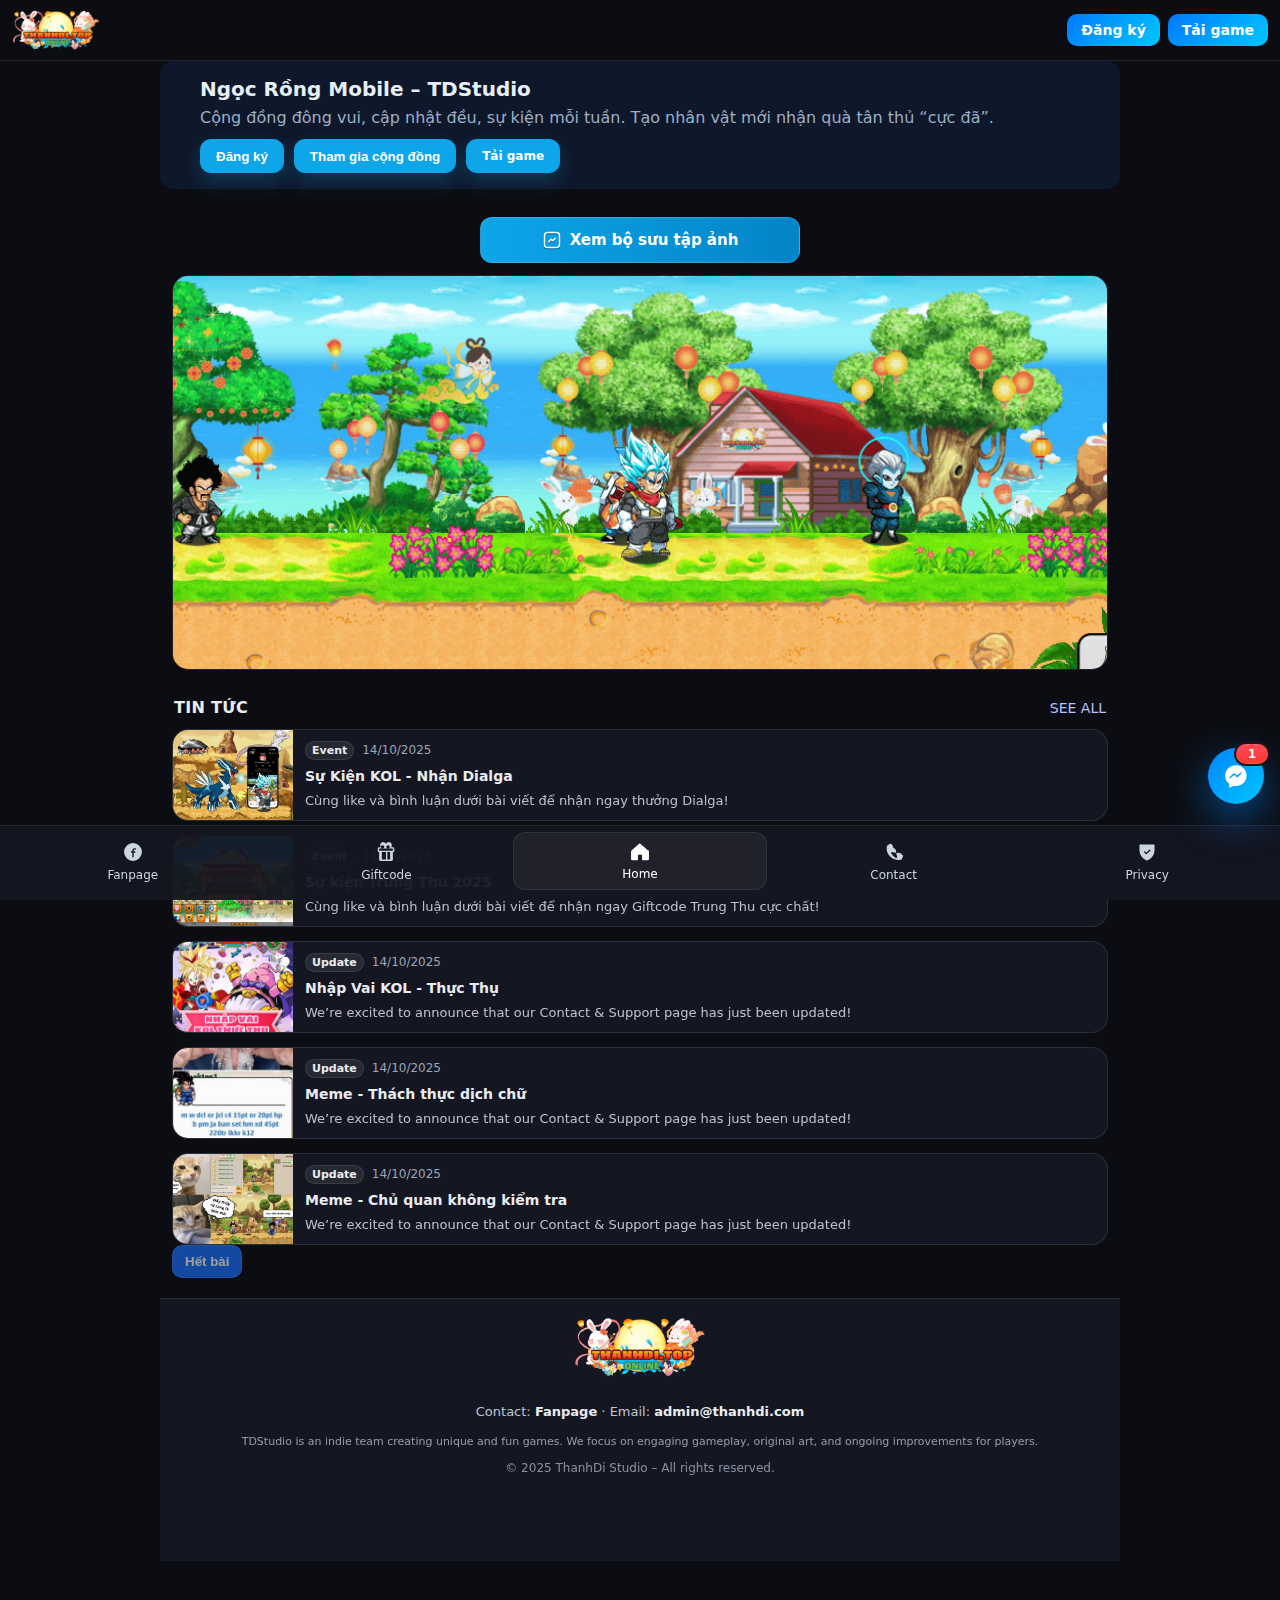
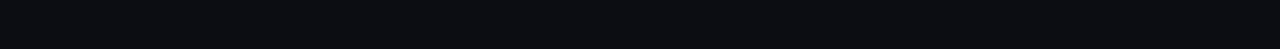
<file: index.html>
<!DOCTYPE html>
<html lang="vi">
  <head>
    <meta charset="utf-8" />
    <meta name="viewport" content="width=device-width, initial-scale=1" />
    <title>Trang chủ chính thức - TDStudio</title>

    <!-- Styles -->
    <link rel="stylesheet" href="styles.css" />

    <!-- Open Graph (fix URL dư '>') -->
    <meta property="og:image"
      content="https://nroclan.com/static/sonic/img/graph_clan.png?v=333">
    <meta property="og:image:secure_url"
      content="https://nroclan.com/static/sonic/img/graph_clan.png?v=333">
    <meta property="og:image:width" content="1200">
    <meta property="og:image:height" content="630">
    <meta property="og:image:type" content="image/png">

    <meta name="zalo-platform-site-verification"
      content="NFRX0zp4P2a0mSmmzC1yDGZs_07aW2nTDJ8v" />

    <!-- Google tag (gtag.js) -->
    <script async
      src="https://www.googletagmanager.com/gtag/js?id=AW-17645127478"></script>
    <script>
    window.dataLayer = window.dataLayer || [];
    function gtag(){dataLayer.push(arguments);}
    gtag('js', new Date()); gtag('config', 'AW-17645127478');
  </script>
  </head>

  <body>
    <!-- FAB Messenger (TRONG body) -->
    <button
      id="ndxMsgrFab"
      class="ndx-msgr-fab is-unread"
      data-badge="1"
      aria-label="Mở chat Messenger fanpage"
      title="Chat Fanpage">
      <svg viewBox="0 0 36 36" aria-hidden="true" focusable="false">
        <path
          d="M18 3C9.716 3 3 9.268 3 17.5c0 4.39 1.994 8.317 5.183 10.943.202.162.327.401.34.659l.07 4.102a.9.9 0 0 0 1.297.79l4.581-2.226a1.05 1.05 0 0 1 .6-.083c.877.128 1.78.195 2.63.195 8.284 0 15-6.268 15-14.5S26.284 3 18 3Zm8.088 10.78-4.957 5.26a1.8 1.8 0 0 1-2.444.175l-2.62-2.094a.9.9 0 0 0-1.13-.014l-5.08 3.91c-.636.49-1.48-.283-1.04-.95l4.957-5.26a1.8 1.8 0 0 1 2.444-.175l2.62 2.094a.9.9 0 0 0 1.13.014l5.08-3.91c.635-.49 1.48.283 1.04.95Z"></path>
      </svg>
    </button>

    <div id="msgrHint" class="ndx-hint" role="status" aria-live="polite"
      aria-hidden="true">
      Chat "xin code" để nhận bộ giftcode xịn nhá!
      <button class="ndx-hint-close" type="button"
        aria-label="Đóng gợi ý">&times;</button>
    </div>

    <header class="appbar">
      <a class="brand" href="./" aria-label="TDStudio Home">
        <img src="assets/logo.png" alt="TDStudio" />
      </a>
      <nav class="appbar-actions">
        <a class="action-btn" href="register.html">Đăng ký</a>
        <a class="action-btn" href="download.html">Tải game</a>
      </nav>
    </header>

    <main class="page">

      <!-- NDx HERO -->
      <section class="ndx-hero-mini" aria-labelledby="ndx-hero-title">
        <div class="ndx-hero-wrap">
          <h2 id="ndx-hero-title" class="ndx-hero-title">Ngọc Rồng Mobile –
            TDStudio</h2>
          <p class="ndx-hero-sub">Cộng đồng đông vui, cập nhật đều, sự kiện mỗi
            tuần. Tạo nhân vật mới nhận quà tân thủ “cực đã”.</p>
          <div class="ndx-hero-actions">
            <button id="ndx-btn-register" class="ndx-btn ndx-btn-primary">Đăng
              ký</button>
            <button id="ndx-btn-comm" class="ndx-btn ndx-btn-primary">Tham gia
              cộng đồng</button>
            <a id="ndx-btn-comm" style="text-decoration: none; font-size: 12px;"
              class="ndx-btn ndx-btn-primary"
              href="download.html">
              Tải game
            </a>
          </div>
        </div>
      </section>

      <!-- MODAL: Đăng ký -->
      <div id="ndx-modal-register" class="ndx-modal" aria-hidden="true"
        role="dialog" aria-modal="true">
        <div class="ndx-modal-backdrop" data-ndx-close></div>
        <div class="ndx-modal-dialog" role="document"
          aria-labelledby="ndx-reg-title">
          <button class="ndx-modal-close" data-ndx-close
            aria-label="Đóng">×</button>
          <h3 id="ndx-reg-title" class="ndx-modal-title">Chọn server để đăng
            ký</h3>
          <div id="ndx-server-list"
            class="ndx-server-list"><!-- render --></div>
          <div class="ndx-modal-actions">
            <button class="ndx-btn ndx-btn-ghost" data-ndx-close>Đóng</button>
            <button id="ndx-submit" class="ndx-btn ndx-btn-primary"
              disabled>Đăng ký</button>
          </div>
        </div>
      </div>

      <!-- MODAL: Cộng đồng -->
      <div id="ndx-modal-comm" class="ndx-modal" aria-hidden="true"
        role="dialog" aria-modal="true">
        <div class="ndx-modal-backdrop" data-ndx-close></div>
        <div class="ndx-modal-dialog" role="document"
          aria-labelledby="ndx-comm-title">
          <button class="ndx-modal-close" data-ndx-close
            aria-label="Đóng">×</button>
          <h3 id="ndx-comm-title" class="ndx-modal-title">Tham gia cộng
            đồng</h3>
          <div class="ndx-comm-tabs"
            id="ndx-comm-tabs"><!-- render types --></div>
          <div class="ndx-comm-links"
            id="ndx-comm-links"><!-- render links --></div>
          <div class="ndx-modal-actions">
            <button class="ndx-btn ndx-btn-ghost" data-ndx-close>Đóng</button>
          </div>
        </div>
      </div>

      <section class="hero">
        <!-- NÚT đi đến trang bộ sưu tập ảnh -->
        <div class="hero__quick"
          style="display:flex;justify-content:center;margin-top:16px;">
          <a class="quick"
            href="gallery.html"
            rel="nofollow"
            style="
       display:inline-flex;
       align-items:center;
       justify-content:center;
       gap:8px;
       text-decoration:none;
       color:#fff;
       background:linear-gradient(90deg,#0ea5e9,#0284c7);
       font-weight:600;
       font-size:15px;
       border-radius:12px;
       padding:12px 24px;
       width:100%;
       max-width:320px;
       border:1px solid rgba(255,255,255,0.15);
       transition:background 0.25s ease,transform 0.15s ease;
     "
            onmouseover="this.style.background='linear-gradient(90deg,#38bdf8,#0ea5e9)';this.style.transform='translateY(-1px)'"
            onmouseout="this.style.background='linear-gradient(90deg,#0ea5e9,#0284c7)';this.style.transform='none'">
            <svg class="quick__icon" viewBox="0 0 24 24" fill="none"
              stroke="currentColor" stroke-width="1.8" stroke-linecap="round"
              stroke-linejoin="round" aria-hidden="true"
              style="width:20px;height:20px;stroke:currentColor;">
              <rect x="3" y="3" width="18" height="18" rx="4"></rect>
              <path d="M8 14l3-3 2 2 3-3"></path>
            </svg>
            <span>Xem bộ sưu tập ảnh</span>
          </a>
        </div>

        <picture>
          <source type="image/avif" srcset="assets/gallery/1.png">
          <img
            src="assets/gallery/1.png"
            alt="Sự kiện nổi bật"
            width="1280" height="540"
            decoding="async"
            fetchpriority="high"
            style="aspect-ratio:1280/540;width:100%;height:auto;object-fit:cover">
        </picture>

      </section>

      <!-- News / Posts -->
      <section class="section section-news">
        <div class="section__head">
          <h2>TIN TỨC</h2>
          <a class="see-all" href="#" id="xemtatca">Xem tất cả <span
              class="arrow">›</span></a>
        </div>
        <div id="posts" class="posts"></div>
        <div class="news__actions"><button class="btn" id="loadMorePosts">Tải
            thêm</button></div>
      </section>

      <!-- Footer -->
      <footer class="footer">
        <img src="assets/logo.png" alt="TDStudio" class="footer-logo">
        <p class="footer-contact">
          Contact: <a
            href="https://www.facebook.com/ngocrongnthevmax">Fanpage</a> ·
          Email: <a href="mailto:admin@thanhdi.com">admin@thanhdi.com</a>
        </p>
        <p class="footer-text small">TDStudio is an indie team creating unique
          and fun games. We focus on engaging gameplay, original art, and
          ongoing improvements for players.</p>
        <p class="footer-copy">© 2025 ThanhDi Studio – All rights reserved.</p>
      </footer>
    </main>

    <!-- Bottom Tab Bar -->
    <nav
      style="position:fixed;bottom:0;left:0;right:0;display:grid;grid-template-columns:repeat(5,1fr);background:linear-gradient(180deg,rgba(20,22,33,.95),rgba(20,22,33,.95));border-top:1px solid rgba(255,255,255,.08);padding:6px 6px calc(10px + env(safe-area-inset-bottom));z-index:50;">
      <a href="https://www.facebook.com/ngocrongnthevmax" target="_blank"
        rel="noopener"
        style="display:grid;place-items:center;gap:4px;text-decoration:none;color:#cbd5e1;padding:8px 0;border-radius:12px;font-size:12px;font-weight:500;">
        <svg viewBox="0 0 256 256"
          style="width:22px;height:22px;fill:currentColor;">
          <path
            d="M128 24a104 104 0 1 0 104 104A104.2 104.2 0 0 0 128 24Zm20 112h-12v48a8 8 0 0 1-16 0v-48h-8a8 8 0 0 1 0-16h8v-8c0-15.5 9.9-28 24-28h12a8 8 0 0 1 0 16h-12c-4.3 0-8 4.5-8 12v8h12a8 8 0 0 1 0 16Z" />
        </svg>
        <span>Fanpage</span>
      </a>

      <a href="./" id="btnGiftcode"
        style="display:grid;place-items:center;gap:4px;text-decoration:none;color:#cbd5e1;padding:8px 0;border-radius:12px;font-size:12px;font-weight:500;">
        <svg viewBox="0 0 256 256"
          style="width:22px;height:22px;fill:currentColor;">
          <path
            d="M208 72h-21.1a36 36 0 1 0-58.9-40.6A36 36 0 1 0 69.1 72H48a16 16 0 0 0-16 16v32a8 8 0 0 0 8 8h8v88a16 16 0 0 0 16 16h128a16 16 0 0 0 16-16v-88h8a8 8 0 0 0 8-8V88a16 16 0 0 0-16-16Zm-56-24a20 20 0 1 1-20 20 20 20 0 0 1 20-20Zm-64 0a20 20 0 1 1-20 20 20 20 0 0 1 20-20ZM128 216H80v-88h48Zm48 0h-32v-88h32Zm32-104H48V88h160Z" />
        </svg>
        <span>Giftcode</span>
      </a>

      <a href="./"
        style="display:grid;place-items:center;gap:4px;text-decoration:none;color:#fff;padding:8px 0;border-radius:12px;font-size:12px;font-weight:500;background:rgba(255,255,255,.05);border:1px solid rgba(255,255,255,.08);">
        <svg viewBox="0 0 256 256"
          style="width:22px;height:22px;fill:currentColor;">
          <path
            d="M218.8 106.3 136 34.7a15.9 15.9 0 0 0-21.1 0l-82.7 71.6A16 16 0 0 0 24 118.3V208a16 16 0 0 0 16 16h56a8 8 0 0 0 8-8v-56h48v56a8 8 0 0 0 8 8h56a16 16 0 0 0 16-16v-89.7a16 16 0 0 0-5.2-11.3Z" />
        </svg>
        <span>Home</span>
      </a>

      <a href="https://thanhdi.top/contact.html"
        style="display:grid;place-items:center;gap:4px;text-decoration:none;color:#cbd5e1;padding:8px 0;border-radius:12px;font-size:12px;font-weight:500;">
        <svg viewBox="0 0 256 256"
          style="width:22px;height:22px;fill:currentColor;">
          <path
            d="M221.6 158.5a54.3 54.3 0 0 0-43.5-21.4 55.8 55.8 0 0 0-17.8 2.9 8.4 8.4 0 0 0-5.1 10.1l10.1 35.2a4 4 0 0 1-1 3.9l-11.5 11.6a152.5 152.5 0 0 1-60.3-60.3l11.6-11.5a4 4 0 0 1 3.9-1l35.2 10.1a8.4 8.4 0 0 0 10.1-5.1A55.8 55.8 0 0 0 118.9 78a54.3 54.3 0 0 0-21.4-43.5 12.3 12.3 0 0 0-13.5-1.6l-28 12.7a16.2 16.2 0 0 0-8.9 11.6C37 88.5 42 139 84 181s92.5 47 123.8 37.1a16.2 16.2 0 0 0 11.6-8.9l12.7-28a12.3 12.3 0 0 0-1.5-13.7Z" />
        </svg>
        <span>Contact</span>
      </a>

      <a href="https://thanhdi.top/privacy.html"
        style="display:grid;place-items:center;gap:4px;text-decoration:none;color:#cbd5e1;padding:8px 0;border-radius:12px;font-size:12px;font-weight:500;">
        <svg viewBox="0 0 256 256"
          style="width:22px;height:22px;fill:currentColor;">
          <path
            d="M208 40H48a8 8 0 0 0-8 8v56c0 88 77.2 119.4 85.1 122.5a7.7 7.7 0 0 0 5.8 0c7.9-3.1 85.1-34.5 85.1-122.5V48a8 8 0 0 0-8-8Zm-42.3 72.3-40 40a8.1 8.1 0 0 1-11.4 0l-20-20a8 8 0 0 1 11.4-11.4l14.3 14.4 34.3-34.4a8 8 0 0 1 11.4 11.4Z" />
        </svg>
        <span>Privacy</span>
      </a>
    </nav>

    <!-- Giftcode Modal -->
    <div class="modal" id="giftcodeModal" aria-hidden="true" role="dialog"
      aria-modal="true">
      <div class="modal__backdrop" data-close="giftcode"></div>
      <div class="modal__dialog" role="document">
        <header class="modal__head">
          <h3>Giftcode</h3>
          <button class="icon-btn close" aria-label="Đóng"
            data-close="giftcode">×</button>
        </header>
        <div class="modal__body">
          <p class="muted">Nhấn <b>Copy</b> để sao chép nhanh mã.</p>
          <ul class="gift-list" id="giftList"><!-- app.js render --></ul>
        </div>
        <footer class="modal__foot">
          <button class="btn" id="copyAllGift">Copy tất cả</button>
          <button class="btn btn-ghost" data-close="giftcode">Đóng</button>
        </footer>
      </div>
    </div>

    <!-- Toast -->
    <div class="toast" id="toast"></div>

    <!-- App logic -->
    <script src="app.js"></script>

    <!-- Cảnh báo in-app browser (Facebook/IG/Zalo...) -->
    <script>
(function(){
  const GAP_X = 12;  // cách ngang giữa FAB và hint
  const GAP_Y = 6;   // cách dọc giữa FAB và hint
  const fab  = document.getElementById('ndxMsgrFab');
  const hint = document.getElementById('msgrHint');
  if (!fab || !hint) return;

  function placeHint(){
    const r = fab.getBoundingClientRect();
    const vv = window.visualViewport;
    let vw = window.innerWidth, vh = window.innerHeight, offX = 0, offY = 0;
    if (vv) { vw = vv.width; vh = vv.height; offX = vv.offsetLeft || 0; offY = vv.offsetTop || 0; }

    const right  = Math.max(0, (vw + offX) - r.left + GAP_X);
    const bottom = Math.max(0, (vh + offY) - r.bottom + GAP_Y);
    hint.style.right  = right + 'px';
    hint.style.bottom = bottom + 'px';
  }

  function showHint(){
    hint.classList.add('show');
    hint.setAttribute('aria-hidden','false');
    placeHint();
  }

  function hideHint(){
    hint.classList.remove('show');
    hint.setAttribute('aria-hidden','true');
  }

  // ⚡ Tự hiện sau 1.2s MỖI LẦN LOAD
  window.addEventListener('load', () => setTimeout(showHint, 1200), { once:true });

  // Recanh vị trí khi thay đổi viewport
  ['resize','scroll','orientationchange','visibilitychange'].forEach(ev=>{
    window.addEventListener(ev, placeHint, { passive:true });
  });
  if (window.visualViewport){
    ['resize','scroll'].forEach(ev=>{
      window.visualViewport.addEventListener(ev, placeHint, { passive:true });
    });
  }

  hint.querySelector('.ndx-hint-close')?.addEventListener('click', hideHint);
  fab.addEventListener('click', hideHint);
})();
</script>

    <script>
  (function(){
    var ua = navigator.userAgent || "";
    var isMessenger   = /Messenger|FBAN\/Messenger|FB_IAB/i.test(ua);
    var isFacebookApp = /(FBAN|FBAV|FB_IAB|FB4A|com\.facebook\.katana)/i.test(ua);
    var isInstagram   = /Instagram/i.test(ua);
    var isTikTok      = /TikTok/i.test(ua);
    var isZalo        = /Zalo|zclient|ZaloTheme/i.test(ua);
    var isLine        = /Line\/|LINE/i.test(ua);
    var isTwitterApp  = /\bTwitter|X\/\d+/i.test(ua);
    var isSnap        = /Snapchat/i.test(ua);

    var isAndroid = /Android/i.test(ua);
    var isIOS     = /iPhone|iPad|iPod/i.test(ua);

    var appName = isMessenger ? "Messenger"
               : isFacebookApp ? "Facebook"
               : isInstagram ? "Instagram"
               : isTikTok ? "TikTok"
               : isZalo ? "Zalo"
               : isLine ? "LINE"
               : isTwitterApp ? "X (Twitter)"
               : isSnap ? "Snapchat"
               : "";

    if (!appName) return;

    var suggest = isAndroid ? "Chrome" : (isIOS ? "Safari" : "trình duyệt trên máy");

    var bar = document.createElement("div");
    bar.setAttribute("role", "alert");
    bar.style.cssText =
      "position:fixed;top:0;left:0;right:0;z-index:999999;background:#ffeeba;color:#111;padding:14px;text-align:center;" +
      "font:700 18px/1.4 system-ui,-apple-system,Segoe UI,Roboto,Helvetica,Arial,sans-serif;border-bottom:1px solid #e0c46c";
    bar.innerHTML =
      "Bạn đang mở trang chủ trên <b>"+appName+"</b>. " +
      "Hãy copy link và mở bằng <b>"+suggest+"</b> để có thể đăng ký và tải game.<br>" +
      '<button id="copyLinkBtn" style="font-weight:700;padding:8px 14px;margin-top:8px;border:1px solid #bfa34e;background:#ffd966;cursor:pointer;border-radius:6px;">Copy link</button>' +
      '<div id="copyStatus" style="margin-top:6px;font-weight:600;color:#0a7c2f;display:none;">Đã copy link! Hãy mở bằng '+suggest+' trên máy của bạn.</div>';

    document.body.appendChild(bar);
    document.body.style.marginTop = (bar.getBoundingClientRect().height) + "px";

    document.getElementById("copyLinkBtn").onclick = function(){
      var url = "https://thanhdi.top";
      function done(){ document.getElementById("copyStatus").style.display = "block"; }
      if (navigator.clipboard && navigator.clipboard.writeText) {
        navigator.clipboard.writeText(url).then(done, fallback);
      } else { fallback(); }
      function fallback(){
        var ta = document.createElement("textarea"); ta.value = url; document.body.appendChild(ta);
        ta.select(); document.execCommand("copy"); document.body.removeChild(ta); done();
      }
    };
  })();
  </script>

    <!-- FAB Messenger handler: mobile -> m.me, desktop -> fanpage -->
    <script>
  (function () {
    const PAGE_USERNAME = "ngocrongnthevmax";
    const MME_URL = `https://m.me/${encodeURIComponent(PAGE_USERNAME)}`;
    const FANPAGE_URL = `https://facebook.com/${encodeURIComponent(PAGE_USERNAME)}`;

    const isMobileUA = () =>
      /Android|iPhone|iPad|iPod|IEMobile|Windows Phone|Mobile Safari|Mobile/i
        .test(navigator.userAgent || "");

    function handleClick(e) {
      e.preventDefault();
      if (isMobileUA()) {
        // Mobile: mở m.me (OS ưu tiên mở app Messenger nếu có)
        window.location.href = MME_URL;
      } else {
        // Desktop: mở fanpage tab mới
        window.open(FANPAGE_URL, "_blank", "noopener,noreferrer");
      }
    }

    function bind() {
      const el = document.getElementById("ndxMsgrFab");
      if (el) el.addEventListener("click", handleClick, { passive: false });
    }

    if (document.readyState === "loading") {
      document.addEventListener("DOMContentLoaded", bind, { once: true });
    } else {
      bind();
    }
  })();
  </script>
  </body>
</html>
</file>
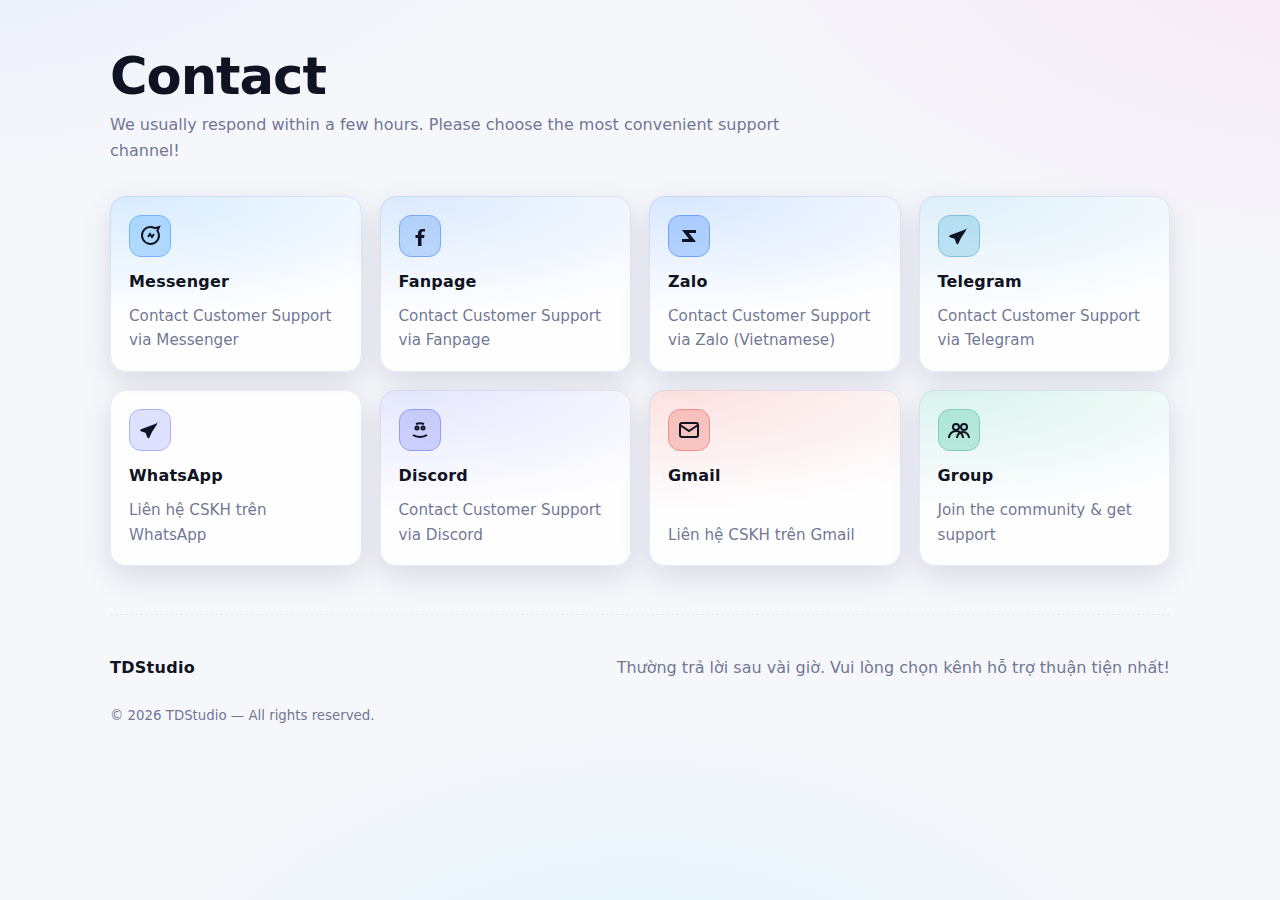
<file: contact.html>
<!doctype html>
<html lang="vi">

<head>
    <meta charset="utf-8" />
    <meta name="viewport" content="width=device-width, initial-scale=1" />
    <title>TDStudio - Contact & Support</title>
    <meta property="og:image" content="https://nroclan.com/static/sonic/img/contactimg.png?v=1">
    <meta property="og:image:secure_url" content="https://nroclan.com/static/sonic/img/contactimg.png?v=1">
    <meta property="og:image:width" content="1200">
    <meta property="og:image:height" content="630">
    <meta property="og:image:type" content="image/png">
    <link rel="icon" type="image/x-icon" href="static/sonic/img/favicon_1.png">
    <meta name="color-scheme" content="light dark" />
    <style>
        :root {
            --bg: #0b1020;
            --card: rgba(255, 255, 255, .06);
            --stroke: rgba(255, 255, 255, .15);
            --text: #e7ecff;
            --muted: #b5c0ffcc;
            --ring: rgba(135, 150, 255, .25);
            --shadow: 0 10px 30px rgba(0, 0, 0, .35);
        }

        @media (prefers-color-scheme: light) {
            :root {
                --bg: #f6f7fb;
                --card: #ffffffd9;
                --stroke: #e8eaf8;
                --text: #101322;
                --muted: #4b5277cc;
                --ring: rgba(25, 77, 255, .18);
                --shadow: 0 10px 30px rgba(12, 19, 66, .12);
            }
        }

        * {
            box-sizing: border-box
        }

        html,
        body {
            height: 100%
        }

        body {
            margin: 0;
            font: 16px/1.6 system-ui, -apple-system, Segoe UI, Roboto, "Helvetica Neue", Arial, "Noto Sans", "Apple Color Emoji", "Segoe UI Emoji";
            color: var(--text);
            background:
                radial-gradient(1200px 600px at -10% -20%, #5b8cff22 0, transparent 60%),
                radial-gradient(1200px 600px at 110% -10%, #ff71c822 0, transparent 60%),
                radial-gradient(900px 600px at 50% 120%, #21d4fd22 0, transparent 60%),
                var(--bg);
        }

        .wrap {
            max-width: 1100px;
            margin-inline: auto;
            padding: 48px 20px 28px;
        }

        header h1 {
            font-size: clamp(32px, 4vw, 54px);
            line-height: 1.1;
            margin: 0 0 8px;
            letter-spacing: -.02em;
        }

        header p {
            margin: 0 0 32px;
            color: var(--muted);
            max-width: 70ch;
        }

        .grid {
            display: grid;
            gap: 18px;
            grid-template-columns: repeat(auto-fit, minmax(210px, 1fr));
            align-items: stretch;
        }

        a.card {
            position: relative;
            display: flex;
            flex-direction: column;
            gap: 10px;
            padding: 18px;
            border-radius: 16px;
            background: var(--card);
            border: 1px solid var(--stroke);
            box-shadow: var(--shadow);
            text-decoration: none;
            color: inherit;
            transition: transform .18s ease, box-shadow .18s ease, border-color .18s ease, background .18s ease;
            outline: none;
            isolation: isolate;
        }

        a.card::after {
            content: "";
            position: absolute;
            inset: -1px;
            border-radius: inherit;
            background: radial-gradient(600px 200px at 10% 0%, var(--brand, transparent), transparent 60%);
            opacity: .15;
            pointer-events: none;
            z-index: -1;
        }

        a.card:hover {
            transform: translateY(-2px);
            border-color: color-mix(in oklab, var(--brand, #8aa0ff) 35%, var(--stroke));
            box-shadow: 0 16px 44px rgba(0, 0, 0, .2);
        }

        a.card:focus-visible {
            box-shadow: 0 0 0 6px var(--ring), var(--shadow);
        }

        .icon {
            width: 42px;
            height: 42px;
            border-radius: 12px;
            display: grid;
            place-items: center;
            background: color-mix(in oklab, var(--brand, #7a8cff) 24%, transparent);
            border: 1px solid color-mix(in oklab, var(--brand, #7a8cff) 60%, var(--stroke));
            backdrop-filter: blur(4px);
        }

        .icon svg {
            width: 24px;
            height: 24px;
            display: block;
        }

        .title {
            font-weight: 700;
            letter-spacing: .2px;
            margin-top: 2px;
        }

        .hint {
            color: var(--muted);
            font-size: .95rem;
            margin-top: auto;
        }

        /* Brand colors */
        .messenger {
            --brand: #0084ff;
        }

        .fanpage {
            --brand: #1877F2;
        }

        .zalo {
            --brand: #0068FF;
        }

        .telegram {
            --brand: #229ED9;
        }

        .discord {
            --brand: #5865F2;
        }

        .gmail {
            --brand: #EA4335;
        }

        .group {
            --brand: #12b886;
        }

        footer {
            margin-top: 48px;
            border-top: 1px dashed var(--stroke);
            padding: 24px 0 8px;
            display: grid;
            gap: 8px;
            color: var(--muted);
        }

        .foot-row {
            display: flex;
            flex-wrap: wrap;
            gap: 10px;
            align-items: center;
            justify-content: space-between;
        }

        .brand {
            font-weight: 800;
            letter-spacing: .3px;
            color: var(--text);
        }

        .foot-links {
            display: flex;
            gap: 10px;
            flex-wrap: wrap;
        }

        .chip {
            border: 1px solid var(--stroke);
            padding: 6px 10px;
            border-radius: 999px;
            text-decoration: none;
            color: inherit;
            background: var(--card);
            transition: border-color .2s ease, transform .2s ease;
        }

        .chip:hover {
            border-color: color-mix(in oklab, #7a8cff 35%, var(--stroke));
            transform: translateY(-1px);
        }

        @media (prefers-reduced-motion: reduce) {

            a.card,
            a.card:hover {
                transform: none
            }
        }
    </style>
</head>

<body>
    <main class="wrap" role="main">
        <header>
            <h1 id="heading" data-i18n="heading">Liên Hệ</h1>
            <p id="sub" data-i18n="sub">
                Thường trả lời sau vài giờ. Vui lòng chọn kênh hỗ trợ thuận tiện nhất!
            </p>
        </header>

        <section class="grid" id="channels" aria-label="Kênh liên hệ" data-i18n="channels_label">
            <!-- Messenger -->
            <a class="card messenger" href="https://www.facebook.com/TDNThev25" target="_blank" rel="noopener"
                aria-label="Messenger">
                <span class="icon" aria-hidden="true">
                    <svg viewBox="0 0 24 24" fill="none" stroke="currentColor" stroke-width="2">
                        <path d="M21 11.5a8.5 8.5 0 1 1-4.2-7.4L21 3l-1.6 3.8A8.5 8.5 0 0 1 21 11.5Z" />
                        <path d="m10 13 2-3 2 3 2-3" />
                    </svg>
                </span>
                <div class="title" data-i18n="messenger">Messenger</div>
                <div class="hint" data-i18n="messenger_hint">Liên hệ CSKH trên Messenger</div>
            </a>

            <!-- Fanpage -->
            <a class="card fanpage" href="https://www.facebook.com/ngocrongnthevmax" target="_blank" rel="noopener"
                aria-label="Fanpage">
                <span class="icon" aria-hidden="true">
                    <svg viewBox="0 0 24 24" fill="currentColor">
                        <path
                            d="M13.5 22v-8h2.6l.4-3h-3v-1.9c0-.9.2-1.5 1.6-1.5H17V5.1C16.6 5 15.5 5 14.3 5c-2.6 0-4.3 1.6-4.3 4.4V11H7.5v3h2.5v8h3.5Z" />
                    </svg>
                </span>
                <div class="title" data-i18n="fanpage">Fanpage</div>
                <div class="hint" data-i18n="fanpage_hint">Liên hệ CSKH trên Fanpage</div>
            </a>

            <!-- Zalo -->
            <a class="card zalo" href="https://zalo.me/0345463318" target="_blank" rel="noopener" aria-label="Zalo">
                <span class="icon" aria-hidden="true">
                    <svg viewBox="0 0 24 24" fill="currentColor">
                        <path d="M5 6h14v3H12l7 9H5v-3h7L5 6Z" />
                    </svg>
                </span>
                <div class="title">Zalo</div>
                <div class="hint" data-i18n="zalo_hint">Liên hệ CSKH trên Zalo (Only Vietnamese)</div>
            </a>

            <!-- Telegram -->
            <a class="card telegram" href="https://t.me/kietsieudz" target="_blank" rel="noopener"
                aria-label="Telegram">
                <span class="icon" aria-hidden="true">
                    <svg viewBox="0 0 24 24" fill="currentColor">
                        <path
                            d="M21.8 4.2 2.9 11.3c-.9.35-.9 1.65.02 1.97l4.6 1.6 1.9 4.7c.33.82 1.49.86 1.87.06l2.7-5.6 4.9-7.5c.55-.83-.28-1.84-1.2-1.33Z" />
                    </svg>
                </span>
                <div class="title">Telegram</div>
                <div class="hint" data-i18n="telegram_hint">Liên hệ CSKH trên Telegram</div>
            </a>

            <!-- WhatsApp -->
            <a class="card whatsapp" href="https://wa.me/84707702304" target="_blank" rel="noopener"
                aria-label="WhatsApp">
                <span class="icon" aria-hidden="true">
                    <svg viewBox="0 0 24 24" fill="currentColor">
                        <path
                            d="M21.8 4.2 2.9 11.3c-.9.35-.9 1.65.02 1.97l4.6 1.6 1.9 4.7c.33.82 1.49.86 1.87.06l2.7-5.6 4.9-7.5c.55-.83-.28-1.84-1.2-1.33Z" />
                    </svg>
                </span>
                <div class="title">WhatsApp</div>
                <div class="hint" data-i18n="whatsapp_hint">Liên hệ CSKH trên WhatsApp</div>
            </a>

            <!-- Discord -->
            <a class="card discord" href="https://discord.com/users/kietsieudz" target="_blank" rel="noopener"
                aria-label="Discord">
                <span class="icon" aria-hidden="true">
                    <svg viewBox="0 0 24 24" fill="none" stroke="currentColor" stroke-width="2">
                        <circle cx="9" cy="10" r="1.5" />
                        <circle cx="15" cy="10" r="1.5" />
                        <path d="M5 17c3.5 2.5 10.5 2.5 14 0M8 6c2.6-1 5.4-1 8 0" />
                    </svg>
                </span>
                <div class="title">Discord</div>
                <div class="hint" data-i18n="discord_hint">Liên hệ CSKH trên Discord</div>
            </a>

            <!-- Gmail -->
            <a class="card gmail" href="mailto:ngocrongnthev@gmail.com" aria-label="Gmail">
                <span class="icon" aria-hidden="true">
                    <svg viewBox="0 0 24 24" fill="none" stroke="currentColor" stroke-width="2">
                        <rect x="3" y="5" width="18" height="14" rx="2" />
                        <path d="M3 7l9 6 9-6" />
                    </svg>
                </span>
                <div class="title">Gmail</div>
                <div class="hint" data-i18n="gmail_hint">Liên hệ CSKH trên Gmail</div>
            </a>

            <!-- Group -->
            <a class="card group" href="https://www.facebook.com/groups/916049213653568" target="_blank" rel="noopener"
                aria-label="Group">
                <span class="icon" aria-hidden="true">
                    <svg viewBox="0 0 24 24" fill="none" stroke="currentColor" stroke-width="2">
                        <circle cx="9" cy="9" r="3" />
                        <circle cx="17" cy="9" r="3" />
                        <path d="M2 20a7 7 0 0 1 14 0" />
                        <path d="M10 20a6 6 0 0 1 12 0" />
                    </svg>
                </span>
                <div class="title" data-i18n="group">Nhóm</div>
                <div class="hint" data-i18n="group_hint">Tham gia cộng đồng & nhận hỗ trợ</div>
            </a>
        </section>

        <footer>
            <div class="foot-row">
                <div class="brand" id="brandName">TDStudio</div>
                <p>Thường trả lời sau vài giờ. Vui lòng chọn kênh hỗ trợ thuận tiện nhất!</p>
            </div>
            <small id="footCopy">© <span id="year"></span> TDStudio — All rights reserved.</small>
        </footer>
    </main>

    <script>
        // --- Auto language & simple i18n (lang lấy từ device) ---
        (function () {
            const supported = ['vi', 'en', 'id'];
            const raw = (navigator.languages && navigator.languages[0]) || navigator.language || 'vi';
            const lang = (raw || 'vi').toLowerCase().split('-')[0];
            document.documentElement.lang = supported.includes(lang) ? lang : 'en';

            // Switch direction for RTL languages if ever extended
            if (['ar', 'fa', 'he', 'ur'].includes(lang)) document.documentElement.dir = 'rtl';

            const i18n = {
                vi: {
                    heading: 'Liên Hệ',
                    sub: 'Thường trả lời sau vài giờ. Vui lòng chọn kênh hỗ trợ thuận tiện nhất!',
                    messenger: 'Messenger',
                    whatsapp: 'WhatsApp',
                    messenger_hint: 'Liên hệ CSKH trên Messenger',
                    fanpage: 'Fanpage',
                    fanpage_hint: 'Liên hệ CSKH trên Fanpage',
                    zalo_hint: 'Liên hệ CSKH trên Zalo (Vietnamese)',
                    telegram_hint: 'Liên hệ CSKH trên Telegram',
                    discord_hint: 'Liên hệ CSKH trên Discord',
                    group: 'Nhóm',
                    group_hint: 'Tham gia cộng đồng & nhận hỗ trợ'
                },
                en: {
                    heading: 'Contact',
                    sub: 'We usually respond within a few hours. Please choose the most convenient support channel!',
                    messenger: 'Messenger',
                    whatsapp: 'WhatsApp',
                    messenger_hint: 'Contact Customer Support via Messenger',
                    fanpage: 'Fanpage',
                    fanpage_hint: 'Contact Customer Support via Fanpage',
                    zalo_hint: 'Contact Customer Support via Zalo (Vietnamese)',
                    telegram_hint: 'Contact Customer Support via Telegram',
                    discord_hint: 'Contact Customer Support via Discord',
                    group: 'Group',
                    group_hint: 'Join the community & get support'
                },
                id: {
                    heading: 'Kontak',
                    sub: 'Kami biasanya membalas dalam beberapa jam. Silakan pilih saluran dukungan yang paling nyaman!',
                    messenger: 'Messenger',
                    whatsapp: 'WhatsApp',
                    messenger_hint: 'Hubungi Layanan Pelanggan melalui Messenger',
                    fanpage: 'Fanpage',
                    fanpage_hint: 'Hubungi Layanan Pelanggan melalui Fanpage',
                    zalo_hint: 'Hubungi Layanan Pelanggan melalui Zalo (Vietnamese)',
                    telegram_hint: 'Hubungi Layanan Pelanggan melalui Telegram',
                    discord_hint: 'Hubungi Layanan Pelanggan melalui Discord',
                    group: 'Grup',
                    group_hint: 'Bergabung dengan komunitas & dapatkan dukungan'
                }
            };
            const dict = i18n[supported.includes(lang) ? lang : 'en'];

            document.querySelectorAll('[data-i18n]').forEach(el => {
                const key = el.getAttribute('data-i18n');
                if (dict[key]) el.textContent = dict[key];
            });

            // Footer year
            document.getElementById('year').textContent = new Date().getFullYear();
        })();
    </script>

</body>

</html>
</file>
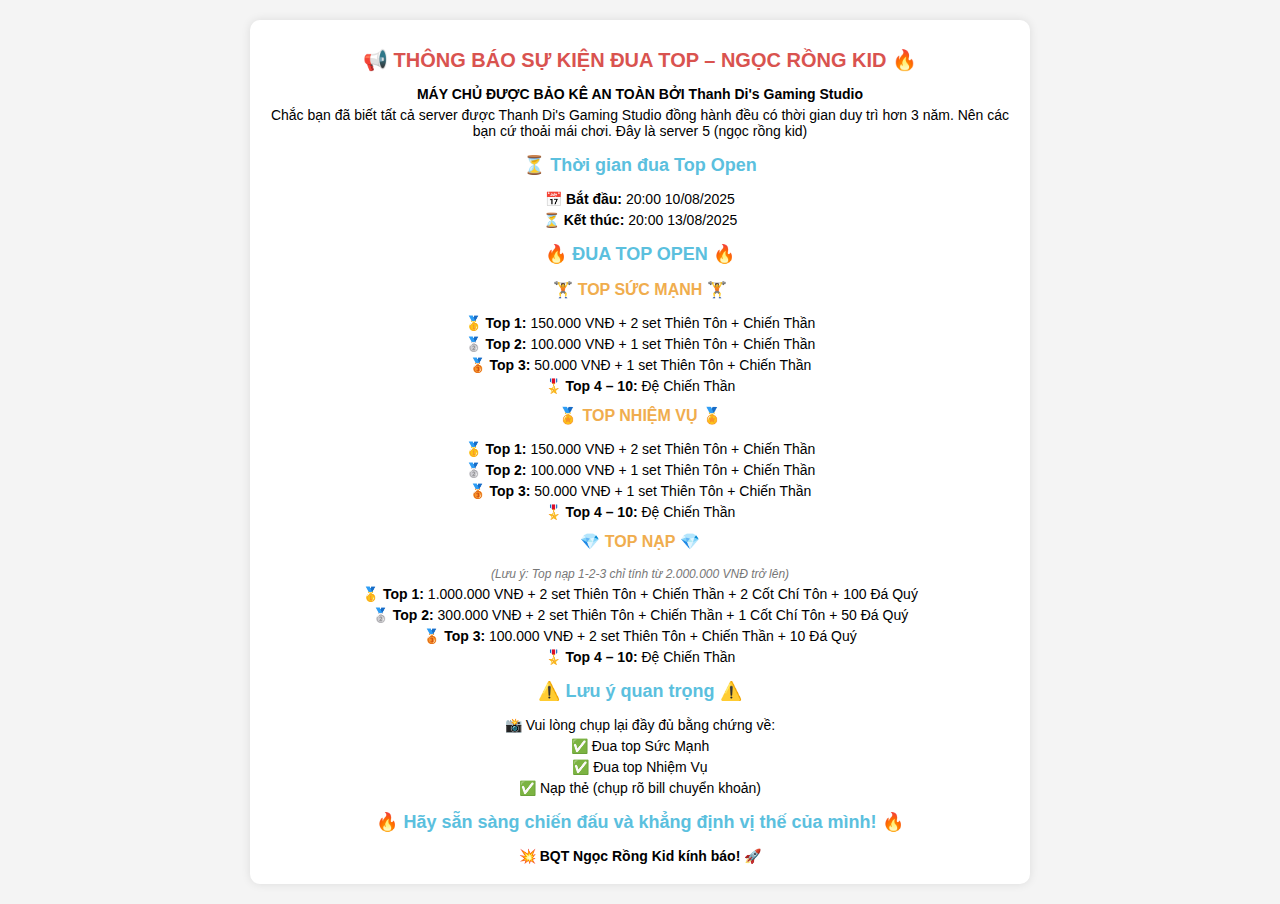
<file: duatop.html>
<!DOCTYPE html>
<html lang="vi">
<head>
    <meta charset="UTF-8">
    <meta name="viewport" content="width=device-width, initial-scale=1.0">
    <title>Đua Top - Ngọc Rồng Kid</title>
    <style>
        body {
            font-family: Arial, sans-serif;
            background-color: #f4f4f4;
            margin: 0;
            padding: 20px;
            text-align: center;
        }
        .container {
            max-width: 750px;
            background: white;
            padding: 15px;
            border-radius: 10px;
            box-shadow: 0px 0px 10px rgba(0, 0, 0, 0.1);
            margin: auto;
        }
        h1 {
            font-size: 20px;
            color: #d9534f;
        }
        h2 {
            font-size: 18px;
            color: #5bc0de;
            margin-top: 15px;
        }
        h3 {
            font-size: 16px;
            color: #f0ad4e;
            margin-top: 12px;
        }
        p {
            font-size: 14px;
            margin: 5px 0;
        }
        .highlight {
            font-weight: bold;
            color: #d9534f;
        }
        .note {
            font-size: 12px;
            font-style: italic;
            color: #777;
        }
    </style>
</head>
<body>
    <div class="container">
        <h1>📢 THÔNG BÁO SỰ KIỆN ĐUA TOP – NGỌC RỒNG KID 🔥</h1>
        <p><strong>MÁY CHỦ ĐƯỢC BẢO KÊ AN TOÀN BỞI Thanh Di's Gaming Studio</strong></p>
        <p>Chắc bạn đã biết tất cả server được Thanh Di's Gaming Studio đồng hành đều có thời gian duy trì hơn 3 năm. Nên các bạn cứ thoải mái chơi. Đây là server 5 (ngọc rồng kid)</p>

        <h2>⏳ Thời gian đua Top Open</h2>
        <p>📅 <strong>Bắt đầu:</strong> 20:00 10/08/2025</p>
        <p>⏳ <strong>Kết thúc:</strong> 20:00 13/08/2025</p>
        
        <h2>🔥 ĐUA TOP OPEN 🔥</h2>

        <h3>🏋️ TOP SỨC MẠNH 🏋️</h3>
        <p>🥇 <strong>Top 1:</strong> 150.000 VNĐ + 2 set Thiên Tôn + Chiến Thần</p>
        <p>🥈 <strong>Top 2:</strong> 100.000 VNĐ + 1 set Thiên Tôn + Chiến Thần</p>
        <p>🥉 <strong>Top 3:</strong> 50.000 VNĐ + 1 set Thiên Tôn + Chiến Thần</p>
        <p>🎖️ <strong>Top 4 – 10:</strong> Đệ Chiến Thần</p>

        <h3>🏅 TOP NHIỆM VỤ 🏅</h3>
        <p>🥇 <strong>Top 1:</strong> 150.000 VNĐ + 2 set Thiên Tôn + Chiến Thần</p>
        <p>🥈 <strong>Top 2:</strong> 100.000 VNĐ + 1 set Thiên Tôn + Chiến Thần</p>
        <p>🥉 <strong>Top 3:</strong> 50.000 VNĐ + 1 set Thiên Tôn + Chiến Thần</p>
        <p>🎖️ <strong>Top 4 – 10:</strong> Đệ Chiến Thần</p>

        <h3>💎 TOP NẠP 💎</h3>
        <p class="note">(Lưu ý: Top nạp 1-2-3 chỉ tính từ 2.000.000 VNĐ trở lên)</p>
        <p>🥇 <strong>Top 1:</strong> 1.000.000 VNĐ + 2 set Thiên Tôn + Chiến Thần + 2 Cốt Chí Tôn + 100 Đá Quý</p>
        <p>🥈 <strong>Top 2:</strong> 300.000 VNĐ + 2 set Thiên Tôn + Chiến Thần + 1 Cốt Chí Tôn + 50 Đá Quý</p>
        <p>🥉 <strong>Top 3:</strong> 100.000 VNĐ + 2 set Thiên Tôn + Chiến Thần + 10 Đá Quý</p>
        <p>🎖️ <strong>Top 4 – 10:</strong> Đệ Chiến Thần</p>

        <h2>⚠️ Lưu ý quan trọng ⚠️</h2>
        <p>📸 Vui lòng chụp lại đầy đủ bằng chứng về:</p>
        <p>✅ Đua top Sức Mạnh</p>
        <p>✅ Đua top Nhiệm Vụ</p>
        <p>✅ Nạp thẻ (chụp rõ bill chuyển khoản)</p>

        <h2>🔥 Hãy sẵn sàng chiến đấu và khẳng định vị thế của mình! 🔥</h2>
        <p>💥 <strong>BQT Ngọc Rồng Kid kính báo!</strong> 🚀</p>
    </div>
</body>
</html>
</file>
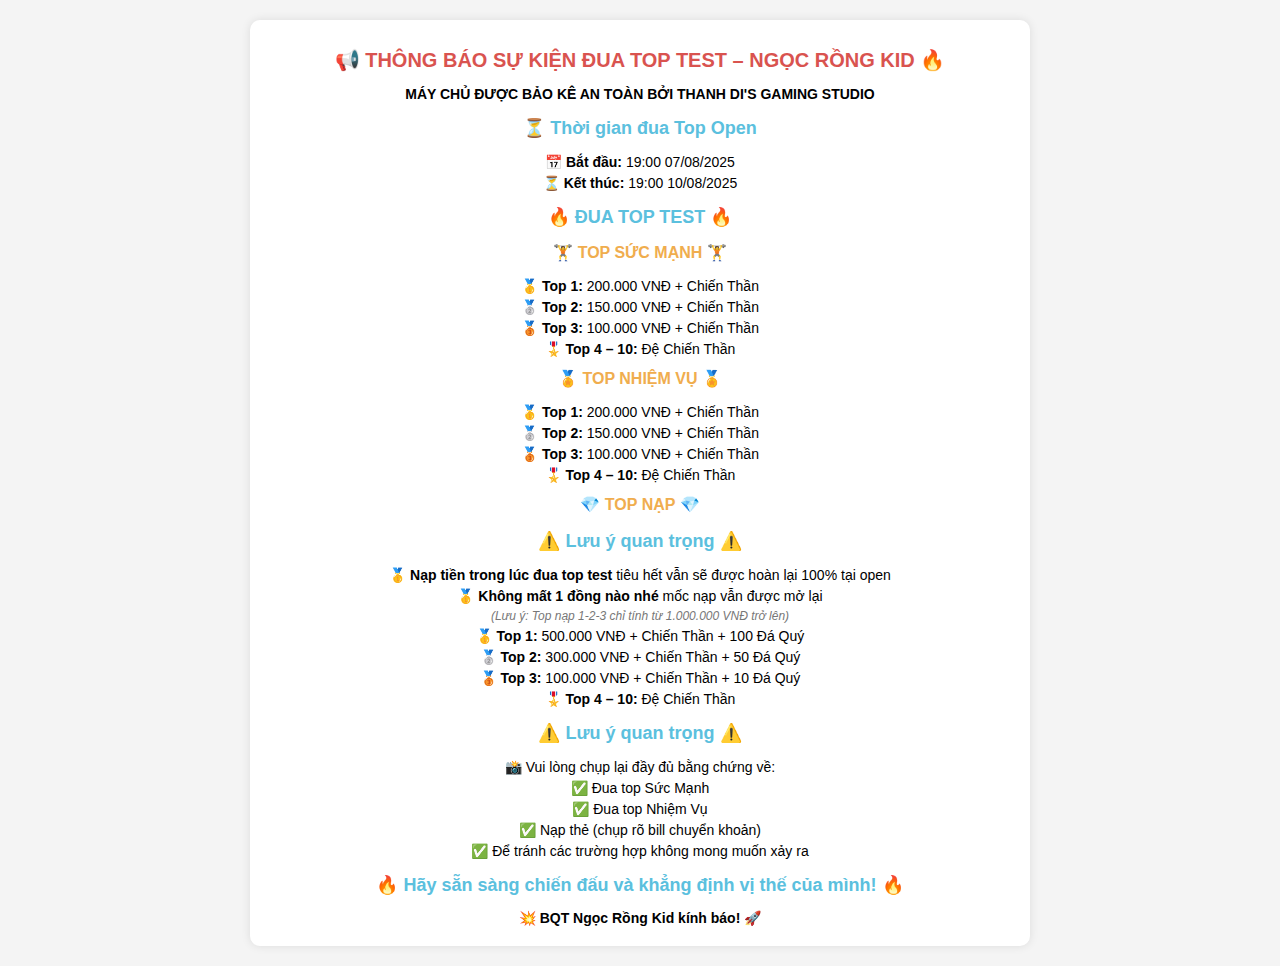
<file: duatoptest.html>
<!DOCTYPE html>
<html lang="vi">
<head>
    <meta charset="UTF-8">
    <meta name="viewport" content="width=device-width, initial-scale=1.0">
    <title>Đua Top Test - Ngọc Rồng Kid</title>
    <style>
        body {
            font-family: Arial, sans-serif;
            background-color: #f4f4f4;
            margin: 0;
            padding: 20px;
            text-align: center;
        }
        .container {
            max-width: 750px;
            background: white;
            padding: 15px;
            border-radius: 10px;
            box-shadow: 0px 0px 10px rgba(0, 0, 0, 0.1);
            margin: auto;
        }
        h1 {
            font-size: 20px;
            color: #d9534f;
        }
        h2 {
            font-size: 18px;
            color: #5bc0de;
            margin-top: 15px;
        }
        h3 {
            font-size: 16px;
            color: #f0ad4e;
            margin-top: 12px;
        }
        p {
            font-size: 14px;
            margin: 5px 0;
        }
        .highlight {
            font-weight: bold;
            color: #d9534f;
        }
        .note {
            font-size: 12px;
            font-style: italic;
            color: #777;
        }
    </style>
</head>
<body>
    <div class="container">
        <h1>📢 THÔNG BÁO SỰ KIỆN ĐUA TOP TEST – NGỌC RỒNG KID 🔥</h1>
        <p><strong>MÁY CHỦ ĐƯỢC BẢO KÊ AN TOÀN BỞI THANH DI'S GAMING STUDIO</strong></p>

        <h2>⏳ Thời gian đua Top Open</h2>
        <p>📅 <strong>Bắt đầu: </strong> 19:00 07/08/2025</p>
        <p>⏳ <strong>Kết thúc:</strong> 19:00 10/08/2025</p>
        
        <h2>🔥 ĐUA TOP TEST 🔥</h2>

        <h3>🏋️ TOP SỨC MẠNH 🏋️</h3>
        <p>🥇 <strong>Top 1:</strong> 200.000 VNĐ + Chiến Thần</p>
        <p>🥈 <strong>Top 2:</strong> 150.000 VNĐ + Chiến Thần</p>
        <p>🥉 <strong>Top 3:</strong> 100.000 VNĐ + Chiến Thần</p>
        <p>🎖️ <strong>Top 4 – 10:</strong> Đệ Chiến Thần</p>

        <h3>🏅 TOP NHIỆM VỤ 🏅</h3>
        <p>🥇 <strong>Top 1:</strong> 200.000 VNĐ + Chiến Thần</p>
        <p>🥈 <strong>Top 2:</strong> 150.000 VNĐ + Chiến Thần</p>
        <p>🥉 <strong>Top 3:</strong> 100.000 VNĐ  + Chiến Thần</p>
        <p>🎖️ <strong>Top 4 – 10:</strong> Đệ Chiến Thần</p>

        <h3>💎 TOP NẠP 💎</h3>
        <h2>⚠️ Lưu ý quan trọng ⚠️</h2>
        <p>🥇 <strong>Nạp tiền trong lúc đua top test</strong> tiêu hết vẫn sẽ được hoàn lại 100% tại open</p>
        <p>🥇 <strong>Không mất 1 đồng nào nhé</strong> mốc nạp vẫn được mở lại</p>
        <p class="note">(Lưu ý: Top nạp 1-2-3 chỉ tính từ 1.000.000 VNĐ trở lên)</p>
        <p>🥇 <strong>Top 1:</strong> 500.000 VNĐ + Chiến Thần + 100 Đá Quý</p>
        <p>🥈 <strong>Top 2:</strong> 300.000 VNĐ + Chiến Thần + 50 Đá Quý</p>
        <p>🥉 <strong>Top 3:</strong> 100.000 VNĐ + Chiến Thần + 10 Đá Quý</p>
        <p>🎖️ <strong>Top 4 – 10:</strong> Đệ Chiến Thần</p>
        <h2>⚠️ Lưu ý quan trọng ⚠️</h2>
        <p>📸 Vui lòng chụp lại đầy đủ bằng chứng về:</p>
        <p>✅ Đua top Sức Mạnh</p>
        <p>✅ Đua top Nhiệm Vụ</p>
        <p>✅ Nạp thẻ (chụp rõ bill chuyển khoản)</p>
        <p>✅ Để tránh các trường hợp không mong muốn xảy ra</p>
        <h2>🔥 Hãy sẵn sàng chiến đấu và khẳng định vị thế của mình! 🔥</h2>
        <p>💥 <strong>BQT Ngọc Rồng Kid kính báo!</strong> 🚀</p>
    </div>
</body>
</html>
</file>
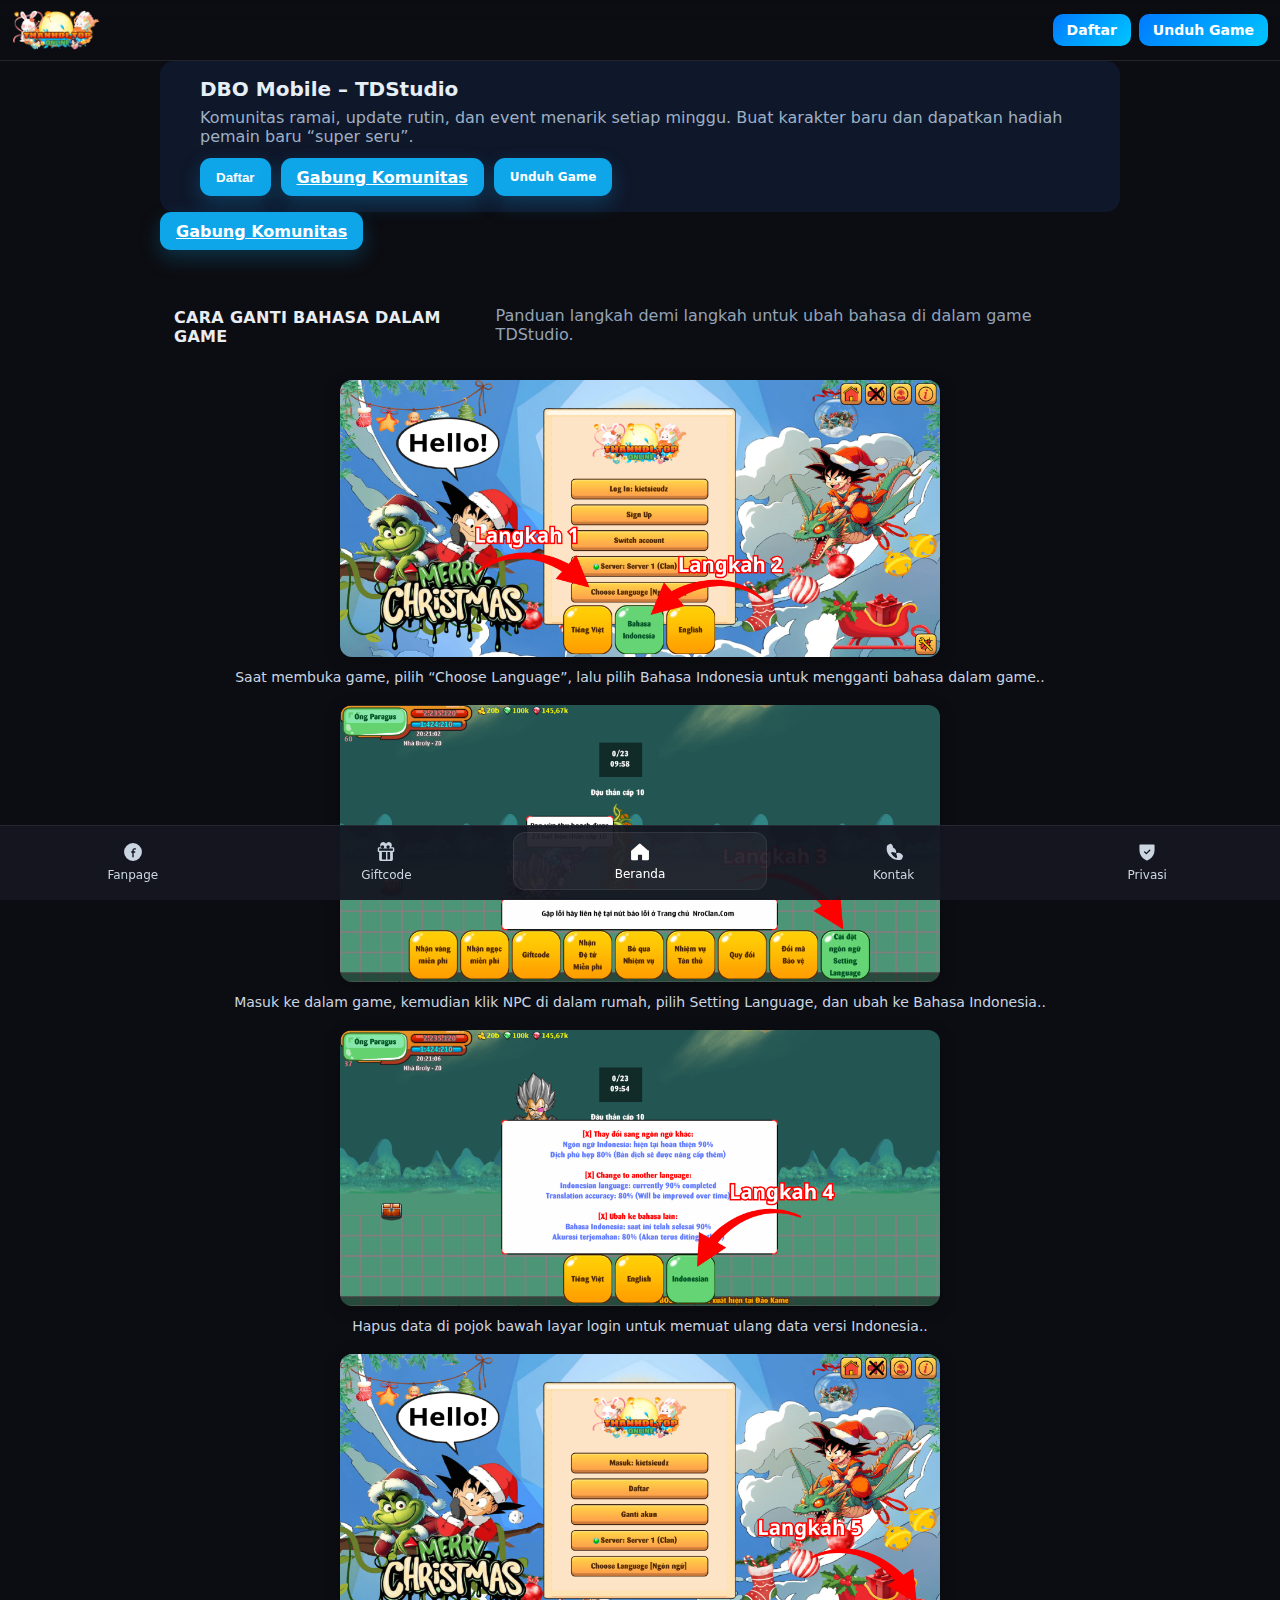
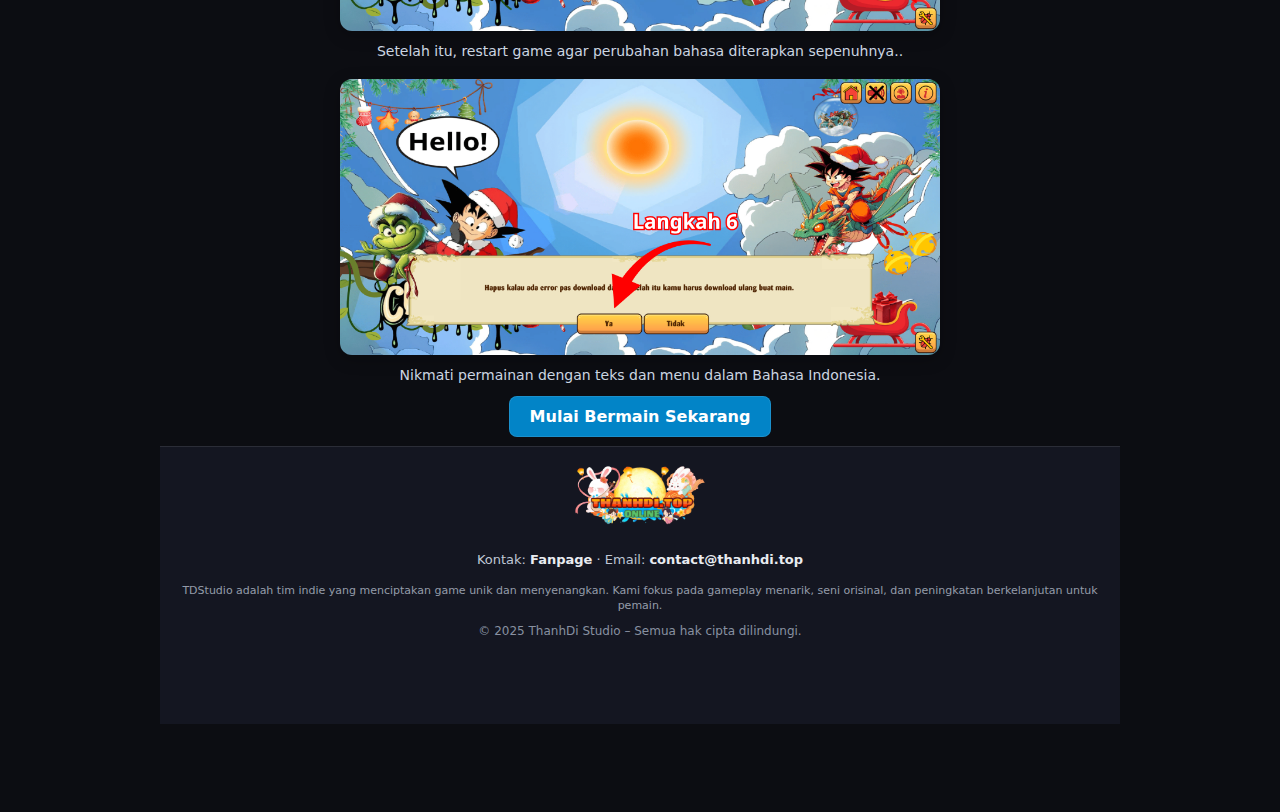
<file: index-id.html>
<!DOCTYPE html>
<html lang="id">
  <head>
    <meta charset="utf-8" />
    <meta name="viewport" content="width=device-width, initial-scale=1" />
    <title>Halaman Resmi - TDStudio</title>

    <link rel="stylesheet" href="styles.css" />

    <meta property="og:image"
      content="https://nroclan.com/static/sonic/img/graph.png?v=333">
    <meta property="og:image:secure_url"
      content="https://nroclan.com/static/sonic/img/graph.png?v=333">
    <meta property="og:image:width" content="1200">
    <meta property="og:image:height" content="630">
    <meta property="og:image:type" content="image/png">

    <meta name="zalo-platform-site-verification"
      content="NFRX0zp4P2a0mSmmzC1yDGZs_07aW2nTDJ8v" />

    <script async
      src="https://www.googletagmanager.com/gtag/js?id=AW-17645127478"></script>
    <script>
      window.dataLayer = window.dataLayer || [];
      function gtag(){dataLayer.push(arguments);}
      gtag('js', new Date()); gtag('config', 'AW-17645127478');
    </script>
  </head>

  <body>
    <header class="appbar">
      <a class="brand" href="./" aria-label="Beranda TDStudio">
        <img src="assets/logo.png" alt="TDStudio" />
      </a>
      <nav class="appbar-actions">
        <a class="action-btn" href="register.html">Daftar</a>
        <a class="action-btn" href="download.html">Unduh Game</a>
      </nav>
    </header>

    <main class="page">

      <section class="ndx-hero-mini" aria-labelledby="ndx-hero-title">
        <div class="ndx-hero-wrap">
          <h2 id="ndx-hero-title" class="ndx-hero-title">DBO Mobile –
            TDStudio</h2>
          <p class="ndx-hero-sub">Komunitas ramai, update rutin, dan event
            menarik setiap minggu. Buat karakter baru dan dapatkan hadiah pemain
            baru “super seru”.</p>
          <div class="ndx-hero-actions">
            <button id="ndx-btn-register"
              class="ndx-btn ndx-btn-primary">Daftar</button>
            <a href="https://chat.whatsapp.com/Hg4CqxRa31u9TCN8WbWSWy?mode=wwt"
   target="_blank"
   rel="noopener noreferrer"
   class="ndx-btn ndx-btn-primary"
   id="ndx-btn-comm">
   Gabung Komunitas
</a>

            <a id="ndx-btn-comm" style="text-decoration: none; font-size: 12px;"
              class="ndx-btn ndx-btn-primary"
              href="download.html">Unduh Game</a>
          </div>
        </div>
      </section>

      <div id="ndx-modal-register" class="ndx-modal" aria-hidden="true"
        role="dialog" aria-modal="true">
        <div class="ndx-modal-backdrop" data-ndx-close></div>
        <div class="ndx-modal-dialog" role="document"
          aria-labelledby="ndx-reg-title">
          <button class="ndx-modal-close" data-ndx-close
            aria-label="Tutup">×</button>
          <h3 id="ndx-reg-title" class="ndx-modal-title">Pilih server untuk
            mendaftar</h3>
          <div id="ndx-server-list" class="ndx-server-list"></div>
          <div class="ndx-modal-actions">
            <button class="ndx-btn ndx-btn-ghost" data-ndx-close>Tutup</button>
            <button id="ndx-submit" class="ndx-btn ndx-btn-primary"
              disabled>Daftar</button>
          </div>
        </div>
      </div>

      <a href="https://chat.whatsapp.com/Hg4CqxRa31u9TCN8WbWSWy?mode=wwt"
   target="_blank"
   rel="noopener noreferrer"
   class="ndx-btn ndx-btn-primary ndx-comm-btn">
   Gabung Komunitas
</a>


      <section class="hero">
        <div class="hero__quick"
          style="display:flex;justify-content:center;margin-top:16px;">
        </div>

      </section>

      <section class="section section-news">
        <div class="section__head">
          <h2>CARA GANTI BAHASA DALAM GAME</h2>
          <p class="muted" style="color:#94a3b8;margin-top:4px;">
            Panduan langkah demi langkah untuk ubah bahasa di dalam game
            TDStudio.
          </p>
        </div>

        <div class="tutorial-images"
          style="display:flex;flex-direction:column;gap:20px;margin-top:16px;">
          <figure style="margin:0;text-align:center;">
            <img src="assets/indo/1.png" alt="Langkah 1"
              style="width:100%;max-width:600px;border-radius:12px;box-shadow:0 4px 16px rgba(0,0,0,.25);">
            <figcaption
              style="margin-top:8px;font-size:14px;color:#cbd5e1;">Saat membuka
              game, pilih “Choose Language”, lalu pilih Bahasa Indonesia untuk
              mengganti bahasa dalam game..</figcaption>
          </figure>

          <figure style="margin:0;text-align:center;">
            <img src="assets/indo/2.png" alt="Langkah 2"
              style="width:100%;max-width:600px;border-radius:12px;box-shadow:0 4px 16px rgba(0,0,0,.25);">
            <figcaption
              style="margin-top:8px;font-size:14px;color:#cbd5e1;">Masuk ke
              dalam game, kemudian klik NPC di dalam rumah, pilih Setting
              Language, dan ubah ke Bahasa Indonesia..</figcaption>
          </figure>

          <figure style="margin:0;text-align:center;">
            <img src="assets/indo/3.png" alt="Langkah 3"
              style="width:100%;max-width:600px;border-radius:12px;box-shadow:0 4px 16px rgba(0,0,0,.25);">
            <figcaption
              style="margin-top:8px;font-size:14px;color:#cbd5e1;">Hapus data di
              pojok bawah layar login untuk memuat ulang data versi
              Indonesia..</figcaption>
          </figure>
          <figure style="margin:0;text-align:center;">
            <img src="assets/indo/4.png" alt="Langkah 3"
              style="width:100%;max-width:600px;border-radius:12px;box-shadow:0 4px 16px rgba(0,0,0,.25);">
            <figcaption
              style="margin-top:8px;font-size:14px;color:#cbd5e1;">Setelah itu,
              restart game agar perubahan bahasa diterapkan
              sepenuhnya..</figcaption>
          </figure>
          <figure style="margin:0;text-align:center;">
            <img src="assets/indo/5.png" alt="Langkah 3"
              style="width:100%;max-width:600px;border-radius:12px;box-shadow:0 4px 16px rgba(0,0,0,.25);">
            <figcaption
              style="margin-top:8px;font-size:14px;color:#cbd5e1;">Nikmati
              permainan dengan teks dan menu dalam Bahasa
              Indonesia.</figcaption>
          </figure>
        </div>

        <div style="text-align:center;margin-top:24px;">
          <a href="download.html" class="btn"
            style="background:#0284c7;color:#fff;padding:10px 20px;border-radius:8px;text-decoration:none;font-weight:600;">Mulai
            Bermain Sekarang</a>
        </div>
      </section>

      <footer class="footer">
        <img src="assets/logo.png" alt="TDStudio" class="footer-logo">
        <p class="footer-contact">
          Kontak: <a
            href="https://www.facebook.com/profile.php?id=61582142296051">Fanpage</a>
          ·
          Email: <a href="mailto:contact@thanhdi.top">contact@thanhdi.top</a>
        </p>
        <p class="footer-text small">
          TDStudio adalah tim indie yang menciptakan game unik dan menyenangkan.
          Kami fokus pada gameplay menarik, seni orisinal, dan peningkatan
          berkelanjutan untuk pemain.
        </p>
        <p class="footer-copy">© 2025 ThanhDi Studio – Semua hak cipta
          dilindungi.</p>
      </footer>
    </main>

    <!-- Bottom Tab Bar -->
    <nav
      style="position:fixed;bottom:0;left:0;right:0;display:grid;grid-template-columns:repeat(5,1fr);background:linear-gradient(180deg,rgba(20,22,33,.95),rgba(20,22,33,.95));border-top:1px solid rgba(255,255,255,.08);padding:6px 6px calc(10px + env(safe-area-inset-bottom));z-index:50;">
      <a href="https://www.facebook.com/profile.php?id=61582142296051"
        target="_blank"
        rel="noopener"
        style="display:grid;place-items:center;gap:4px;text-decoration:none;color:#cbd5e1;padding:8px 0;border-radius:12px;font-size:12px;font-weight:500;">
        <svg viewBox="0 0 256 256"
          style="width:22px;height:22px;fill:currentColor;">
          <path
            d="M128 24a104 104 0 1 0 104 104A104.2 104.2 0 0 0 128 24Zm20 112h-12v48a8 8 0 0 1-16 0v-48h-8a8 8 0 0 1 0-16h8v-8c0-15.5 9.9-28 24-28h12a8 8 0 0 1 0 16h-12c-4.3 0-8 4.5-8 12v8h12a8 8 0 0 1 0 16Z" />
        </svg>
        <span>Fanpage</span>
      </a>

      <a href="./" id="btnGiftcode"
        style="display:grid;place-items:center;gap:4px;text-decoration:none;color:#cbd5e1;padding:8px 0;border-radius:12px;font-size:12px;font-weight:500;">
        <svg viewBox="0 0 256 256"
          style="width:22px;height:22px;fill:currentColor;">
          <path
            d="M208 72h-21.1a36 36 0 1 0-58.9-40.6A36 36 0 1 0 69.1 72H48a16 16 0 0 0-16 16v32a8 8 0 0 0 8 8h8v88a16 16 0 0 0 16 16h128a16 16 0 0 0 16-16v-88h8a8 8 0 0 0 8-8V88a16 16 0 0 0-16-16Zm-56-24a20 20 0 1 1-20 20 20 20 0 0 1 20-20Zm-64 0a20 20 0 1 1-20 20 20 20 0 0 1 20-20ZM128 216H80v-88h48Zm48 0h-32v-88h32Zm32-104H48V88h160Z" />
        </svg>
        <span>Giftcode</span>
      </a>

      <a href="./"
        style="display:grid;place-items:center;gap:4px;text-decoration:none;color:#fff;padding:8px 0;border-radius:12px;font-size:12px;font-weight:500;background:rgba(255,255,255,.05);border:1px solid rgba(255,255,255,.08);">
        <svg viewBox="0 0 256 256"
          style="width:22px;height:22px;fill:currentColor;">
          <path
            d="M218.8 106.3 136 34.7a15.9 15.9 0 0 0-21.1 0l-82.7 71.6A16 16 0 0 0 24 118.3V208a16 16 0 0 0 16 16h56a8 8 0 0 0 8-8v-56h48v56a8 8 0 0 0 8 8h56a16 16 0 0 0 16-16v-89.7a16 16 0 0 0-5.2-11.3Z" />
        </svg>
        <span>Beranda</span>
      </a>

      <a href="https://thanhdi.top/contact.html"
        style="display:grid;place-items:center;gap:4px;text-decoration:none;color:#cbd5e1;padding:8px 0;border-radius:12px;font-size:12px;font-weight:500;">
        <svg viewBox="0 0 256 256"
          style="width:22px;height:22px;fill:currentColor;">
          <path
            d="M221.6 158.5a54.3 54.3 0 0 0-43.5-21.4 55.8 55.8 0 0 0-17.8 2.9 a8.4 8.4 0 0 0-5.1 10.1l10.1 35.2a4 4 0 0 1-1 3.9l-11.5 11.6a152.5 152.5 0 0 1-60.3-60.3l11.6-11.5a4 4 0 0 1 3.9-1l35.2 10.1a8.4 8.4 0 0 0 10.1-5.1A55.8 55.8 0 0 0 118.9 78a54.3 54.3 0 0 0-21.4-43.5 12.3 12.3 0 0 0-13.5-1.6l-28 12.7a16.2 16.2 0 0 0-8.9 11.6C37 88.5 42 139 84 181s92.5 47 123.8 37.1a16.2 16.2 0 0 0 11.6-8.9l12.7-28a12.3 12.3 0 0 0-1.5-13.7Z" />
        </svg>
        <span>Kontak</span>
      </a>

      <a href="https://thanhdi.top/privacy.html"
        style="display:grid;place-items:center;gap:4px;text-decoration:none;color:#cbd5e1;padding:8px 0;border-radius:12px;font-size:12px;font-weight:500;">
        <svg viewBox="0 0 256 256"
          style="width:22px;height:22px;fill:currentColor;">
          <path
            d="M208 40H48a8 8 0 0 0-8 8v56c0 88 77.2 119.4 85.1 122.5a7.7 7.7 0 0 0 5.8 0c7.9-3.1 85.1-34.5 85.1-122.5V48a8 8 0 0 0-8-8Zm-42.3 72.3-40 40a8.1 8.1 0 0 1-11.4 0l-20-20a8 8 0 0 1 11.4-11.4l14.3 14.4 34.3-34.4a8 8 0 0 1 11.4 11.4Z" />
        </svg>
        <span>Privasi</span>
      </a>
    </nav>

    <div class="modal" id="giftcodeModal" aria-hidden="true" role="dialog"
      aria-modal="true">
      <div class="modal__backdrop" data-close="giftcode"></div>
      <div class="modal__dialog" role="document">
        <header class="modal__head">
          <h3>Giftcode</h3>
          <button class="icon-btn close" aria-label="Tutup"
            data-close="giftcode">×</button>
        </header>
        <div class="modal__body">
          <p class="muted">Tekan <b>Copy</b> untuk menyalin kode dengan
            cepat.</p>
          <ul class="gift-list" id="giftList"></ul>
        </div>
        <footer class="modal__foot">
          <button class="btn" id="copyAllGift">Salin semua</button>
          <button class="btn btn-ghost" data-close="giftcode">Tutup</button>
        </footer>
      </div>
    </div>

    <div class="toast" id="toast"></div>

    <script src="app.js"></script>

    <!-- In-app browser warning -->
    <script>
(function(){
  const GAP_X = 12;
  const GAP_Y = 6;
  const fab  = document.getElementById('ndxMsgrFab');
  const hint = document.getElementById('msgrHint');
  if (!fab || !hint) return;

  function placeHint(){
    const r = fab.getBoundingClientRect();
    const vv = window.visualViewport;
    let vw = window.innerWidth, vh = window.innerHeight, offX = 0, offY = 0;
    if (vv) { vw = vv.width; vh = vv.height; offX = vv.offsetLeft || 0; offY = vv.offsetTop || 0; }

    const right  = Math.max(0, (vw + offX) - r.left + GAP_X);
    const bottom = Math.max(0, (vh + offY) - r.bottom + GAP_Y);
    hint.style.right  = right + 'px';
    hint.style.bottom = bottom + 'px';
  }

  function showHint(){
    hint.classList.add('show');
    hint.setAttribute('aria-hidden','false');
    placeHint();
  }

  function hideHint(){
    hint.classList.remove('show');
    hint.setAttribute('aria-hidden','true');
  }

  window.addEventListener('load', () => setTimeout(showHint, 1200), { once:true });

  ['resize','scroll','orientationchange','visibilitychange'].forEach(ev=>{
    window.addEventListener(ev, placeHint, { passive:true });
  });
  if (window.visualViewport){
    ['resize','scroll'].forEach(ev=>{
      window.visualViewport.addEventListener(ev, placeHint, { passive:true });
    });
  }

  hint.querySelector('.ndx-hint-close')?.addEventListener('click', hideHint);
  fab.addEventListener('click', hideHint);
})();
</script>

    <script>
  (function(){
    var ua = navigator.userAgent || "";
    var isMessenger   = /Messenger|FBAN\/Messenger|FB_IAB/i.test(ua);
    var isFacebookApp = /(FBAN|FBAV|FB_IAB|FB4A|com\.facebook\.katana)/i.test(ua);
    var isInstagram   = /Instagram/i.test(ua);
    var isTikTok      = /TikTok/i.test(ua);
    var isZalo        = /Zalo|zclient|ZaloTheme/i.test(ua);
    var isLine        = /Line\/|LINE/i.test(ua);
    var isTwitterApp  = /\bTwitter|X\/\d+/i.test(ua);
    var isSnap        = /Snapchat/i.test(ua);

    var isAndroid = /Android/i.test(ua);
    var isIOS     = /iPhone|iPad|iPod/i.test(ua);

    var appName = isMessenger ? "Messenger"
               : isFacebookApp ? "Facebook"
               : isInstagram ? "Instagram"
               : isTikTok ? "TikTok"
               : isZalo ? "Zalo"
               : isLine ? "LINE"
               : isTwitterApp ? "X (Twitter)"
               : isSnap ? "Snapchat"
               : "";

    if (!appName) return;

    var suggest = isAndroid ? "Chrome" : (isIOS ? "Safari" : "browser di perangkat");

    var bar = document.createElement("div");
    bar.setAttribute("role", "alert");
    bar.style.cssText =
      "position:fixed;top:0;left:0;right:0;z-index:999999;background:#ffeeba;color:#111;padding:14px;text-align:center;" +
      "font:700 18px/1.4 system-ui,-apple-system,Segoe UI,Roboto,Helvetica,Arial,sans-serif;border-bottom:1px solid #e0c46c";
    bar.innerHTML =
      "Kamu sedang membuka beranda di <b>"+appName+"</b>. " +
      "Silakan salin tautan dan buka dengan <b>"+suggest+"</b> agar bisa mendaftar dan mengunduh game.<br>" +
      '<button id="copyLinkBtn" style="font-weight:700;padding:8px 14px;margin-top:8px;border:1px solid #bfa34e;background:#ffd966;cursor:pointer;border-radius:6px;">Salin tautan</button>' +
      '<div id="copyStatus" style="margin-top:6px;font-weight:600;color:#0a7c2f;display:none;">Tautan disalin! Buka dengan '+suggest+' di perangkatmu.</div>';

    document.body.appendChild(bar);
    document.body.style.marginTop = (bar.getBoundingClientRect().height) + "px";

    document.getElementById("copyLinkBtn").onclick = function(){
      var url = "https://thanhdi.top";
      function done(){ document.getElementById("copyStatus").style.display = "block"; }
      if (navigator.clipboard && navigator.clipboard.writeText) {
        navigator.clipboard.writeText(url).then(done, fallback);
      } else { fallback(); }
      function fallback(){
        var ta = document.createElement("textarea"); ta.value = url; document.body.appendChild(ta);
        ta.select(); document.execCommand("copy"); document.body.removeChild(ta); done();
      }
    };
  })();
  </script>

    <script>
  (function () {
    const PAGE_USERNAME = "tdstudio.indonesia";
    const MME_URL = `https://m.me/${encodeURIComponent(PAGE_USERNAME)}`;
    const FANPAGE_URL = `https://facebook.com/${encodeURIComponent(PAGE_USERNAME)}`;

    const isMobileUA = () =>
      /Android|iPhone|iPad|iPod|IEMobile|Windows Phone|Mobile Safari|Mobile/i
        .test(navigator.userAgent || "");

    function handleClick(e) {
      e.preventDefault();
      if (isMobileUA()) {
        window.location.href = MME_URL;
      } else {
        window.open(FANPAGE_URL, "_blank", "noopener,noreferrer");
      }
    }

    function bind() {
      const el = document.getElementById("ndxMsgrFab");
      if (el) el.addEventListener("click", handleClick, { passive: false });
    }

    if (document.readyState === "loading") {
      document.addEventListener("DOMContentLoaded", bind, { once: true });
    } else {
      bind();
    }
  })();
  </script>
  </body>
</html>
</file>
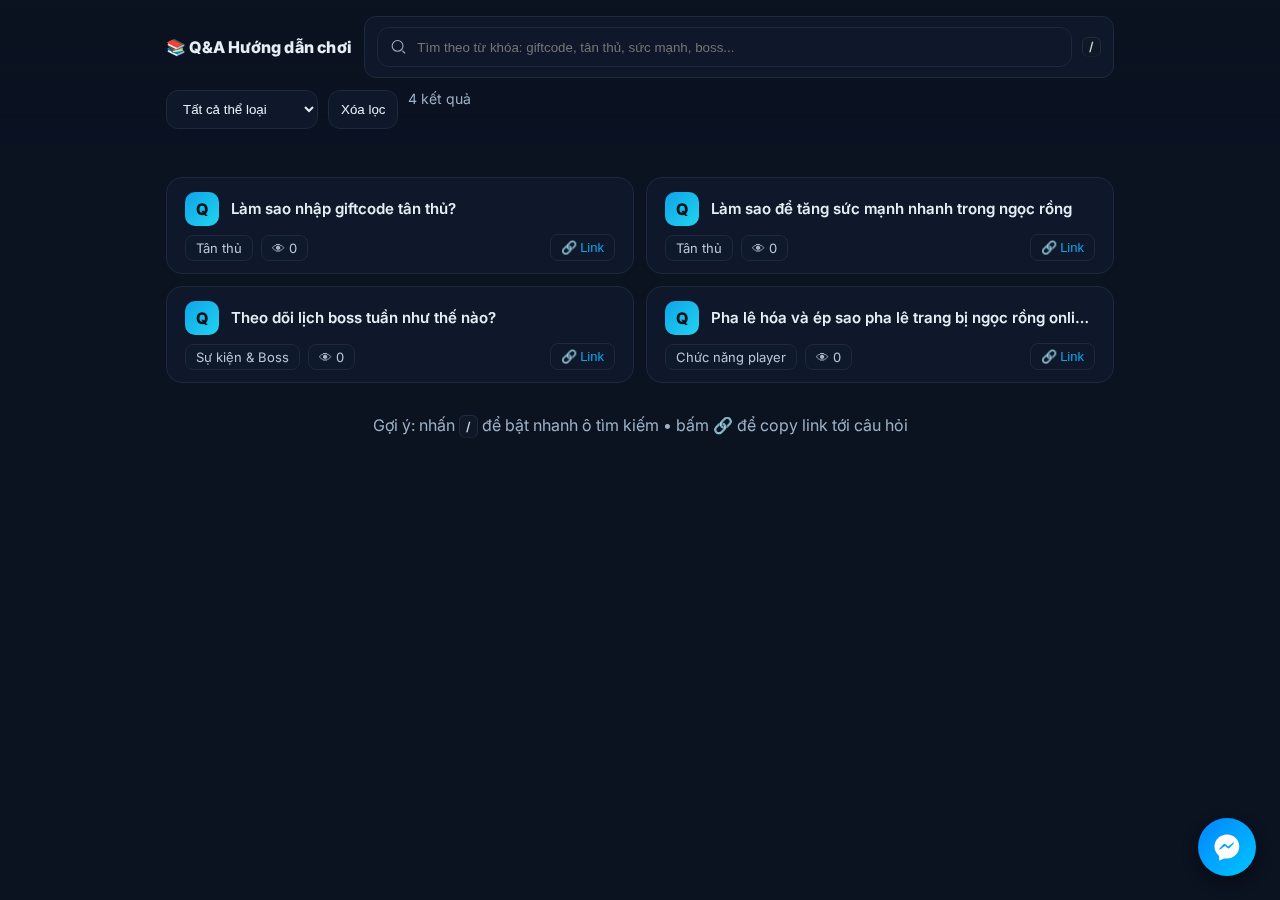
<file: qa.html>
<!DOCTYPE html>
<html lang="vi">
  <head>
    <meta charset="utf-8" />
    <meta name="viewport" content="width=device-width, initial-scale=1" />
    <title>Hỏi đáp – Hướng dẫn chơi | TDStudio</title>
    <meta name="description"
      content="Thư viện Q&A hướng dẫn chơi: tân thủ, cày sức mạnh, chỉ số, boss, giftcode... Tìm nhanh, lọc theo thể loại, hướng dẫn từng bước." />
    <meta name="theme-color" content="#0ea5e9" />

    <link rel="preconnect" href="https://fonts.googleapis.com">
    <link
      href="https://fonts.googleapis.com/css2?family=Inter:wght@400;600;800&display=swap"
      rel="stylesheet">

    <style>
    :root{
      --bg:#0b1220; --card:#0f172a; --muted:#9db0c5; --text:#e6eef6;
      --pri:#0ea5e9; --pri-2:#22d3ee; --border:#1e293b;
    }
    *{box-sizing:border-box}
    html,body{height:100%}
    body{margin:0;font-family:Inter,system-ui,-apple-system,Segoe UI,Roboto,Helvetica,Arial,sans-serif;background:var(--bg);color:var(--text)}
    a{color:var(--pri);text-decoration:none}
    a:hover{text-decoration:underline}
    .container{max-width:980px;margin:0 auto;padding:16px}
    header{position:sticky;top:0;z-index:20;background:linear-gradient(#0b1220,rgba(11,18,32,.85) 60%,rgba(11,18,32,0));backdrop-filter:saturate(120%) blur(6px)}
    .hstack{display:flex;gap:12px;align-items:center;flex-wrap:wrap}
    .brand{font-weight:800;letter-spacing:.2px}
    .pill{border:1px solid var(--border);background:var(--card);color:var(--text);padding:10px 12px;border-radius:12px}
    .search{flex:1;display:flex;align-items:center;gap:10px}
    .search input{width:100%;background:transparent;border:none;outline:none;color:var(--text)}
    .search .wrap{flex:1;border:1px solid var(--border);background:var(--card);border-radius:12px;padding:10px 12px;display:flex;gap:8px;align-items:center}
    .kbd{font:600 12px/1 Inter,ui-sans-serif;background:#101826;border:1px solid #1f2a44;border-bottom-color:#142036;padding:3px 6px;border-radius:6px;color:#c9d7ec}
    .toolbar{display:flex;gap:10px;flex-wrap:wrap;margin-top:12px}
    select,button{background:var(--card);border:1px solid var(--border);color:var(--text);padding:10px 12px;border-radius:12px}
    button:hover{border-color:#2b3a55}
    .counter{color:var(--muted);font-size:14px}

    .grid{display:grid;grid-template-columns:1fr;gap:12px;margin-top:16px}
    @media(min-width:720px){ .grid{grid-template-columns:1fr 1fr} }

    /* === CARD Q&A === */
    .qa {
      border: 1px solid var(--border);
      background: var(--card);
      border-radius: 16px;
      overflow: hidden;
      transition: border-color .2s, background .2s;
    }
    .qa:hover { border-color: var(--pri); background: #132136; }

    /* Hàng tiêu đề (Top row) */
    .q-head {
      display:flex; align-items:center; gap:12px;
      padding: 14px 18px 8px 18px; cursor:pointer;
    }
    .q-icon {
      width: 34px; height: 34px; border-radius: 10px;
      background: linear-gradient(135deg, var(--pri), var(--pri-2));
      display: grid; place-items: center; font-weight: 800; color: #00131a; flex:0 0 34px;
    }
    .q-title {
      font-weight: 600; font-size: 15px; line-height:1.3;
      white-space: nowrap; overflow: hidden; text-overflow: ellipsis; flex:1; min-width:0;
    }

    /* Hàng meta (Bottom row) */
    .q-meta-row{
      display:flex; align-items:center; justify-content:space-between;
      gap:10px; padding: 0 18px 12px 18px; cursor:pointer;
    }
    .q-meta-left{display:flex; align-items:center; gap:8px; flex-wrap:wrap}
    .q-badge, .q-views {
      font-size: 13px; color:#b8c8db; border:1px solid var(--border);
      padding:4px 10px; border-radius:8px; white-space:nowrap; background:#0e1a2b;
    }
    .q-views::before{content:"👁 "; opacity:.9}
    .q-actions button {
      font-size: 13px; border:1px solid var(--border); padding:5px 10px;
      border-radius:8px; color:var(--pri); background:transparent; cursor:pointer; transition:all .15s;
    }
    .q-actions button:hover { background: rgba(34,211,238,0.1); border-color: var(--pri); }

    /* Nội dung trả lời */
    .a-body { padding: 0 18px 16px 64px; display:none; line-height:1.6; }
    .a-body.active { display:block; animation: fade .15s ease; }
    @keyframes fade{from{opacity:0;transform:translateY(-2px)}to{opacity:1;transform:translateY(0)}}
    .a-intro{color:#d7e5f7;margin:4px 0 8px 0}
    .steps{margin:0;padding-left:18px}
    .steps li{margin:4px 0}
    .tags{display:flex;gap:6px;flex-wrap:wrap;margin-top:8px}
    .tag{font-size:12px;background:#0f1a2a;border:1px solid #1a2942;color:#9db0c5;padding:4px 8px;border-radius:8px}
    .imgs{
  display:flex;
  gap:12px;
  overflow-x:auto;
  padding:6px 6px 10px 6px;
  scroll-snap-type:x mandatory;
}
.img{
  flex:0 0 280px;        /* = chiều rộng cố định */
  height:160px;          /* = chiều cao cố định */
  border:1px solid #1e2b44;
  border-radius:14px;
  overflow:hidden;
  background:#0b1527;
  cursor:zoom-in;
  scroll-snap-align:start;
}
.img img{
  width:100%;
  height:100%;
  object-fit:cover;      /* tự crop để vừa khung */
  display:block;
}
/* tạo cảm giác còn ảnh phía sau */
.imgs::after{ content:""; flex:0 0 36px; }
    .muted{color:var(--muted)}
    .empty{border:1px dashed #2b3a55;border-radius:14px;padding:18px;text-align:center;color:#9db0c5}

    dialog#light{border:none;border-radius:12px;padding:0;background:transparent}
    dialog::backdrop{background:rgba(0,0,0,.7)}
    .light-wrap{background:#000;border-radius:12px;overflow:hidden;max-width:95vw;max-height:90vh}
    .light-wrap img{display:block;max-width:95vw;max-height:90vh}
    .light-top{display:flex;justify-content:space-between;align-items:center;padding:8px 10px;background:rgba(10,10,10,.7)}
    .light-top button{font-size:14px}

    footer{margin:24px 0 40px;color:var(--muted);text-align:center}
    mark{background:linear-gradient(0deg,rgba(34,211,238,.25),rgba(34,211,238,.25));color:#eaffff;border-radius:4px;padding:0 2px}

    /* === FLOATING MESSENGER BUTTON === */
    .messenger-fab {
      position: fixed; bottom: 24px; right: 24px; width: 58px; height: 58px;
      border-radius: 50%; background: linear-gradient(135deg, #0084ff, #00c6ff);
      border: none; box-shadow: 0 6px 16px rgba(0,0,0,0.4);
      display: grid; place-items: center; cursor: pointer;
      transition: transform .2s, box-shadow .2s; z-index: 100;
    }
    .messenger-fab:hover { transform: scale(1.05); box-shadow: 0 8px 18px rgba(0,0,0,0.5); }
    .messenger-fab svg { width: 30px; height: 30px; fill: white; }
  </style>
  </head>
  <body>
    <header>
      <div class="container">
        <div class="hstack">
          <div class="brand">📚 Q&A Hướng dẫn chơi</div>
          <div class="search pill" style="flex:1">
            <div class="wrap">
              <svg width="18" height="18" viewBox="0 0 24 24"
                fill="none"><path
                  d="M21 21l-3.8-3.8M10.5 18a7.5 7.5 0 1 1 0-15 7.5 7.5 0 0 1 0 15Z"
                  stroke="#9db0c5" stroke-width="1.5" /></svg>
              <input id="q"
                placeholder="Tìm theo từ khóa: giftcode, tân thủ, sức mạnh, boss..."
                autocomplete="off" />
            </div>
            <span class="kbd">/</span>
          </div>
        </div>

        <div class="toolbar">
          <select id="catSel" title="Lọc theo thể loại"></select>
          <button id="clear">Xóa lọc</button>
          <span id="count" class="counter">—</span>
        </div>
      </div>
    </header>

    <main class="container">
      <div id="list" class="grid" aria-live="polite"></div>
      <div id="empty" class="empty" style="display:none">Không tìm thấy
        kết quả.</div>
    </main>

    <footer class="container">
      Gợi ý: nhấn <span class="kbd">/</span> để bật nhanh ô tìm kiếm • bấm
      🔗 để copy link tới câu hỏi
    </footer>

    <!-- Lightbox -->
    <dialog id="light">
      <div class="light-wrap">
        <div class="light-top">
          <div class="muted">Xem ảnh</div>
          <button onclick="light.close()">Đóng</button>
        </div>
        <img id="lightImg" alt>
      </div>
    </dialog>

    <!-- FAB Messenger -->
    <button class="messenger-fab" id="messengerFab"
      aria-label="Mở chat Messenger fanpage" title="Chat Fanpage">
      <svg viewBox="0 0 36 36" aria-hidden="true" focusable="false">
        <path
          d="M18 3C9.716 3 3 9.268 3 17.5c0 4.39 1.994 8.317 5.183 10.943.202.162.327.401.34.659l.07 4.102a.9.9 0 0 0 1.297.79l4.581-2.226a1.05 1.05 0 0 1 .6-.083c.877.128 1.78.195 2.63.195 8.284 0 15-6.268 15-14.5S26.284 3 18 3Zm8.088 10.78-4.957 5.26a1.8 1.8 0 0 1-2.444.175l-2.62-2.094a.9.9 0 0 0-1.13-.014l-5.08 3.91c-.636.49-1.48-.283-1.04-.95l4.957-5.26a1.8 1.8 0 0 1 2.444-.175l2.62 2.094a.9.9 0 0 0 1.13.014l5.08-3.91c.635-.49 1.48.283 1.04.95Z" />
      </svg>
    </button>
    <link rel="preconnect" href="https://m.me">

    <script>
    // ====== CONFIG MESSENGER FANPAGE (điền username chính xác) ======
    const PAGE_USERNAME = "ngocrongnthevmax";
    // ================================================================

    const qs = s => document.querySelector(s);
    const qsa = s => Array.from(document.querySelectorAll(s));
    const listEl = qs('#list'), countEl = qs('#count'), catSel = qs('#catSel'), qInput = qs('#q');
    const light = qs('#light'), lightImg = qs('#lightImg');

    let RAW = null, FLAT = [], SHOW = [];
    let VIEW_MAP = loadViews(); // { id: count }

    // --- Boot ---
    (async function boot(){
      const res = await fetch('./qas.json', { cache:'no-cache' });
      RAW = await res.json();
      FLAT = flatten(RAW.categories);
      buildCatSelect(RAW.categories);
      applyFromURL();
      render();
      bindGlobal();
    })().catch(e=>{
      listEl.innerHTML = `<div class="empty">Không tải được <b>qas.json</b>. Kiểm tra đường dẫn.</div>`;
      console.error(e);
    });

    // --- Helpers ---
    function flatten(cats){
      return cats.flatMap(c =>
        (c.items || []).map(it => ({
          ...it, _catId: c.id, _catName: c.name
        }))
      );
    }

    function buildCatSelect(cats){
      catSel.innerHTML = `<option value="">Tất cả thể loại</option>` +
        cats.map(c => `<option value="${esc(c.id)}">${esc(c.name)}</option>`).join('');
    }

    function render(){
      const items = filterItems();
      SHOW = items;
      countEl.textContent = `${items.length} kết quả`;
      if (!items.length){
        listEl.innerHTML = '';
        qs('#empty').style.display = 'block';
        return;
      }
      qs('#empty').style.display = 'none';

      const q = (qInput.value || '').trim().toLowerCase();
      listEl.innerHTML = items.map(renderCard.bind(null,q)).join('');

      // actions: toggle + copy + lightbox
      qsa('.q-toggle').forEach(el=>{
        el.addEventListener('click', () => toggleAnswer(el.dataset.id));
      });
      qsa('[data-copy]').forEach(btn=>{
        btn.addEventListener('click', e=>{
          e.stopPropagation();
          const id = btn.dataset.copy;
          const url = `${location.origin}${location.pathname}#${encodeURIComponent(id)}`;
          navigator.clipboard.writeText(url).then(()=>{
            btn.textContent = '✅ Copied';
            setTimeout(()=>btn.textContent='🔗 Link',1000);
          });
        });
      });
      qsa('[data-img]').forEach(a=>{
        a.addEventListener('click', e=>{
          e.preventDefault(); e.stopPropagation();
          lightImg.src = a.getAttribute('href'); light.showModal();
        });
      });

      // auto-open if hash matches
      const hid = decodeURIComponent((location.hash||'').slice(1));
      if (hid){
        openAnswer(hid, true);
      }
    }

    function renderCard(q, it){
      const title = highlight(it.q, q);
      const intro  = highlight(it.a_intro || '', q);
      const views = VIEW_MAP[it.id] || 0;

      const tags = (it.tags || []).map(t=>`<span class="tag">#${esc(t)}</span>`).join('');
      const imgs = (it.images||[]).map(src=>{
        const safe = esc(src);
        return `<a class="img" href="${safe}" data-img><img loading="lazy" src="${safe}" alt=""></a>`;
      }).join('');
      const steps = (it.a_steps||[]).map(s=>`<li>${highlight(s,q)}</li>`).join('');

      return `
      <article class="qa" id="${esc(it.id)}">
        <div class="q-head q-toggle" data-id="${esc(it.id)}" role="button" tabindex="0">
          <div class="q-icon">Q</div>
          <div class="q-title">${title}</div>
        </div>

        <div class="q-meta-row q-toggle" data-id="${esc(it.id)}" role="button" tabindex="0">
          <div class="q-meta-left">
            <span class="q-badge">${esc(it._catName)}</span>
            <span class="q-views" data-views="${esc(it.id)}">${views}</span>
          </div>
          <div class="q-actions">
            <button title="Copy link" data-copy="${esc(it.id)}">🔗 Link</button>
          </div>
        </div>

        <div class="a-body" data-id="${esc(it.id)}">
          <p class="a-intro">${intro}</p>
          ${steps ? `<ol class="steps">${steps}</ol>` : ``}
          ${imgs ? `<div class="imgs">${imgs}</div>` : ``}
          ${tags ? `<div class="tags">${tags}</div>` : ``}
          <p class="muted" style="margin-top:8px">Cập nhật: ${esc((RAW.updated_at||'').split('T')[0]||'—')}</p>
        </div>
      </article>`;
    }

    function filterItems(){
      const query = (qInput.value || '').trim().toLowerCase();
      const cat = catSel.value;
      let items = FLAT;
      if (cat) items = items.filter(i=> i._catId===cat);
      if (query){
        items = items.filter(i => (
          (i.q||'').toLowerCase().includes(query) ||
          (i.a_intro||'').toLowerCase().includes(query) ||
          (i._catName||'').toLowerCase().includes(query) ||
          (i.tags||[]).join(' ').toLowerCase().includes(query) ||
          (i.a_steps||[]).some(s=>(s||'').toLowerCase().includes(query))
        ));
      }
      return items;
    }

    function bindGlobal(){
      // search hotkey
      window.addEventListener('keydown',e=>{
        if (e.key === '/' && document.activeElement !== qInput){
          e.preventDefault(); qInput.focus();
        }
      });
      // clear
      qs('#clear').addEventListener('click', ()=>{
        qInput.value=''; catSel.value=''; render(); history.replaceState(null,'',location.pathname);
      });
      // events
      qInput.addEventListener('input', debounce(()=>render(), 80));
      catSel.addEventListener('change', ()=>render());

      // Messenger FAB
      document.getElementById("messengerFab").addEventListener("click", function(){
        const MME_URL = `https://m.me/${encodeURIComponent(PAGE_USERNAME)}`;
        const FANPAGE_URL = `https://facebook.com/${encodeURIComponent(PAGE_USERNAME)}`;
        const isMobile = /iPhone|iPad|iPod|Android/i.test(navigator.userAgent);
        if (isMobile) window.location.href = MME_URL;
        else window.open(FANPAGE_URL, "_blank", "noopener,noreferrer");
      });

      // close lightbox esc
      document.addEventListener('keydown', e=>{ if (e.key==='Escape' && light.open) light.close(); });
    }

    // --- Views (localStorage) ---
    function loadViews(){
      try { return JSON.parse(localStorage.getItem('qa_views')||'{}'); }
      catch { return {}; }
    }
    function saveViews(){
      localStorage.setItem('qa_views', JSON.stringify(VIEW_MAP));
    }
    function incView(id){
      VIEW_MAP[id] = (VIEW_MAP[id]||0) + 1;
      saveViews();
      const el = qs(`[data-views="${css(id)}"]`);
      if (el) el.textContent = VIEW_MAP[id];
    }

    // Toggle/open answer
    function toggleAnswer(id){
      const body = qs(`.a-body[data-id="${css(id)}"]`);
      const isOpen = body.classList.contains('active');
      if (isOpen){
        body.classList.remove('active');
        history.replaceState(null,'',location.pathname);
      } else {
        openAnswer(id, false);
      }
    }
    function openAnswer(id, fromHash){
      const body = qs(`.a-body[data-id="${css(id)}"]`);
      if (!body) return;
      body.classList.add('active');
      if (!fromHash) incView(id); // chỉ tăng khi người dùng vừa mở
      history.replaceState(null,'',`#${encodeURIComponent(id)}`);
      // scroll nếu cần
      body.scrollIntoView({behavior:'smooth',block:'start'});
    }

    function applyFromURL(){
      const u = new URL(location.href);
      const q = u.searchParams.get('q'); if (q) { qInput.value = q; }
      // #id xử lý sau render()
    }

    // utils
    function esc(s){ return (s??'').toString().replace(/[&<>"']/g, m => ({'&':'&amp;','<':'&lt;','>':'&gt;','"':'&quot;',"'":'&#39;'}[m])); }
    function css(s){ return (s??'').toString().replace(/"/g,'\\"'); }
    function highlight(text, q){
      if (!q) return esc(text);
      const i = text.toLowerCase().indexOf(q);
      if (i<0) return esc(text);
      const before = esc(text.slice(0,i));
      const mid = esc(text.slice(i,i+q.length));
      const after = esc(text.slice(i+q.length));
      return `${before}<mark>${mid}</mark>${after}`;
    }
    function debounce(fn,ms){ let t; return (...a)=>{ clearTimeout(t); t=setTimeout(()=>fn(...a),ms); }; }
  </script>
  </body>
</html>
</file>
<file: styles.css>
/* ================================
   TDStudio — styles.css (mobile-first)
   ================================ */

/* ---------- 1) Reset & Tokens ---------- */
* { box-sizing: border-box; }
:root{
  /* Theme */
  --bg:#0c0d12;
  --surface:#141621;
  --surface-2:#1b1e2e;
  --muted:#9da6b8;
  --ring:rgba(255,255,255,.10);
  --radius:16px;

  /* Typography scale */
  --fz-12:12px; --fz-13:13px; --fz-14:14px; --fz-15:15px; --fz-16:16px;

  /* Spacing */
  --px:12px;            /* page padding X */
  --gap:12px;           /* default gap */
  --card-pad:10px;

  /* Components */
  --btn-grad:linear-gradient(135deg,#007aff,#00c6ff);
  --btn-grad-hover:linear-gradient(135deg,#005ae0,#0090ff);

  /* Download zone */
  --dlzone-text:#e9ecf1;
  --dlzone-border:rgba(255,255,255,.18);
  --dlzone-sub:#b7bfce;

  /* Gallery */
  --side:0px;          /* khoảng cách 2 mép container */
  --peek:36px;         /* phần ảnh kế tiếp ló ra */
  --gal-h:200px;       /* chiều cao khung ảnh (mobile) */
}
html,body{ height:100%; }
body{
  margin:0;
  font-family: ui-sans-serif, system-ui, -apple-system, Segoe UI, Roboto, Helvetica, Arial, Apple Color Emoji, Segoe UI Emoji;
  background: var(--bg);
  color:#e9ecf1;
  -webkit-text-size-adjust: 100%;
}

/* ---------- 2) Header (Appbar) ---------- */
.appbar{
  position: sticky; top:0; z-index:20;
  display:flex; align-items:center; justify-content:space-between;
  padding:10px var(--px);
  background:linear-gradient(180deg,rgba(12,13,18,.95),rgba(12,13,18,.65));
  backdrop-filter: blur(8px);
  border-bottom:1px solid var(--ring);
}
.brand img{ height:40px; width:auto; display:block; }
.appbar-actions{ display:flex; align-items:center; gap:8px; }
.action-btn{
  background:var(--btn-grad); color:#fff; text-decoration:none;
  padding:8px 14px; border-radius:10px; font-weight:700; font-size:var(--fz-14);
  transition:.25s;
}
.action-btn:hover{ background:var(--btn-grad-hover); transform:translateY(-1px); }

/* ---------- 3) Layout ---------- */
.page{ padding-bottom:88px; }
.hero{ display:grid; gap:var(--gap); padding:var(--gap); }
.hero img{
  width:100%; aspect-ratio:16/6; object-fit:cover;
  border:1px solid var(--ring); border-radius:var(--radius);
}

/* ---------- 4) Hero Quick actions ---------- */
.hero__quick{
  display:grid; grid-template-columns:repeat(2,minmax(0,1fr)); gap:var(--gap);
}
@media (min-width:420px){ .hero__quick{ grid-template-columns:repeat(4,1fr); } }
.quick{
  display:grid; place-items:center; gap:8px; text-decoration:none; color:#e9ecf1;
  background:var(--surface); border:1px solid var(--ring); border-radius:18px; padding:12px 6px;
}
.quick__icon{ width:28px; height:28px; filter:drop-shadow(0 1px 0 rgba(0,0,0,.35)); }

/* ---------- 5) Section & Cards ---------- */
.section{ padding:8px var(--px) 20px; }
.section__head{ display:flex; align-items:center; justify-content:space-between; padding:8px 2px 12px; }
.section__head h2{ margin:0; font-size:var(--fz-16); letter-spacing:.3px; }
.see-all{ color:#b8c2ff; text-decoration:none; font-size:var(--fz-14); }
.see-all .arrow{ font-size:18px; vertical-align:-1px; }

.cards{
  display:grid; gap:var(--gap);
  grid-template-columns:repeat(2,minmax(0,1fr));
}
@media (min-width:480px){ .cards{ grid-template-columns:repeat(3,1fr); } }
.card{
  text-decoration:none; color:inherit; background:var(--surface);
  border:1px solid var(--ring); border-radius:18px; overflow:hidden;
  display:grid; gap:8px; padding-bottom:8px; transition:transform .12s ease;
}
.card:hover{ transform:translateY(-1px); }
.card__thumb{ position:relative; aspect-ratio:1/1; overflow:hidden; }
.card__thumb img{ width:100%; height:100%; object-fit:cover; display:block; }
.tag{
  position:absolute; left:8px; top:8px; background:rgba(255,255,255,.95);
  color:#111827; font-size:11px; font-weight:800; padding:4px 6px; border-radius:6px;
}
.tag.hot{ background:#ffb703; }
.card__title{ margin:0 8px; font-size:var(--fz-14); line-height:1.25; font-weight:800; }
.card__meta{ margin:0 8px; font-size:11px; color:var(--muted); }

/* ---------- 6) Download Zone ---------- */
.dlzone-wrap{ max-width:900px; margin:32px auto; padding:0 var(--px); color:var(--dlzone-text); }
.dlzone-title{ text-align:center; font-size:24px; margin-bottom:18px; }
.dlzone-block{
  border:2px solid var(--dlzone-border); border-radius:16px; padding:18px; margin-bottom:14px;
  background:rgba(255,255,255,.05); backdrop-filter: blur(6px);
}
.dlzone-head{ display:flex; align-items:center; gap:10px; margin-bottom:8px; }
.dlzone-badge{
  display:inline-block; padding:6px 12px; border-radius:999px; color:#fff; font-weight:800;
  border:2px solid var(--dlzone-border);
}
.dlzone-badge--apk{ background:linear-gradient(135deg,#22c55e,#10b981); }
.dlzone-badge--ios{ background:linear-gradient(135deg,#2f6dfb,#2fc3ff); }
.dlzone-badge--pc{  background:linear-gradient(135deg,#7c3aed,#06b6d4); }
.dlzone-badge--java{background:linear-gradient(135deg,#f59e0b,#fb923c); }
.dlzone-desc{ margin:0 0 12px; font-size:var(--fz-15); color:var(--dlzone-sub); }
.dlzone-actions{ display:flex; flex-wrap:wrap; gap:10px; }
.dlzone-pill{
  display:inline-block; color:var(--dlzone-text); border:2px solid #fff; padding:10px 20px;
  border-radius:999px; font-weight:800; text-decoration:none; transition:.25s; background:transparent;
  box-shadow:0 0 0 1px rgba(255,255,255,.35);
}
.dlzone-pill:hover{ background:#fff; color:#0b1020; transform:translateY(-2px); }

/* ---------- 7) Register (CTA) & Dropdown ---------- */
.register-section{ text-align:center; padding:28px 0; }
.register-header h2{ font-size:24px; margin-bottom:16px; color:#fff; }
.register-list{ display:flex; flex-direction:column; align-items:center; gap:12px; }
.register-btn{
  display:block; width:280px; padding:12px 18px; border-radius:12px;
  background:var(--btn-grad); color:#fff; text-decoration:none; font-size:var(--fz-16); font-weight:700;
  transition:.25s;
}
.register-btn:hover{ background:var(--btn-grad-hover); transform:translateY(-2px); }
.dropdown{ position:relative; display:inline-block; left:50%; transform:translateX(-50%); }
.dropbtn{
  background:var(--btn-grad); color:#fff; padding:12px 18px; font-size:var(--fz-16);
  border:none; border-radius:10px; cursor:pointer;
}
.dropdown-content{
  display:none; position:absolute; background:rgba(20,25,40,.95);
  min-width:230px; border-radius:10px; box-shadow:0 8px 16px rgba(0,0,0,.25); overflow:hidden; z-index:10;
}
.dropdown-content a{ display:flex; align-items:center; color:#fff; padding:10px 14px; text-decoration:none; }
.dropdown:hover .dropdown-content,
.dropdown:focus-within .dropdown-content{ display:block; }

/* ---------- 8) Bottom Tab Bar ---------- */
.tabbar{
  position:fixed; bottom:0; left:0; right:0;
  display:grid; grid-template-columns:repeat(5,1fr);
  background:linear-gradient(180deg,rgba(20,22,33,.95),rgba(20,22,33,.95));
  border-top:1px solid var(--ring);
  padding:6px 6px calc(10px + env(safe-area-inset-bottom));
  z-index:50;
}
.tabbar__item{
  display:grid; place-items:center; gap:6px; text-decoration:none; color:#cbd5e1;
  padding:8px 0; border-radius:12px;
}
.tabbar__item.is-active{ color:#fff; background:rgba(255,255,255,.05); border:1px solid var(--ring); }
.tabbar__item img{ width:22px; height:22px; }

/* ---------- 9) Modal (Giftcode) + Toast ---------- */
.modal{ position:fixed; inset:0; display:none; z-index:80; }
.modal.show{ display:block; }
.modal__backdrop{ position:absolute; inset:0; background:rgba(0,0,0,.55); backdrop-filter: blur(2px); }
.modal__dialog{
  position:relative; margin: 8vh auto 0; width:min(560px,92vw);
  background:var(--surface); border:1px solid var(--ring); border-radius:18px;
  overflow:hidden; box-shadow:0 20px 60px rgba(0,0,0,.45);
  display:grid; grid-template-rows:auto 1fr auto;
  max-height:calc(100vh - 12vh);
}
@keyframes modalIn{ from{ transform:translateY(8px); opacity:.8 } to{ transform:none; opacity:1 } }
.modal__dialog{ animation:modalIn .15s ease-out; }
.modal__head{
  display:flex; align-items:center; justify-content:space-between;
  padding:14px 16px; border-bottom:1px solid var(--ring);
  background:linear-gradient(180deg,rgba(12,13,18,.6),transparent);
}
.modal__head h3{ margin:0; font-size:var(--fz-16); }
.modal__body{
  padding:14px 16px 6px; overflow:auto;
  max-height: clamp(240px, 56vh, 520px);
  -webkit-overflow-scrolling: touch;
}
.modal__foot{ padding:12px 16px 16px; display:flex; gap:10px; justify-content:flex-end; border-top:1px solid var(--ring); }
.muted{ color:var(--muted); margin:0 0 8px; }
.gift-list{ list-style:none; padding:0; margin:0; display:grid; gap:10px; }
.gift-item{
  display:flex; align-items:center; gap:10px; background:var(--surface-2);
  border:1px solid var(--ring); border-radius:12px; padding:10px;
}
.gift-code{
  font-family: ui-monospace, SFMono-Regular, Menlo, Consolas, monospace;
  background:rgba(255,255,255,.04); border:1px dashed var(--ring);
  padding:8px 10px; border-radius:10px; letter-spacing:.6px; font-weight:800; font-size:14px;
}
.gift-info{ display:flex; flex-direction:column; gap:2px; margin-left:auto; margin-right:4px; text-align:right; font-size:12px; }
.gift-note{ color:var(--muted); }
.gift-exp{ color:#e9ecf1; font-style:italic; opacity:.85; font-size:11px; }
.btn,.btn-ghost,.gift-copy{
  border-radius:10px; padding:8px 12px; cursor:pointer; border:1px solid var(--ring);
  background:#1971ff; color:#fff; font-weight:700;
}
.btn-ghost{ background:transparent; color:#e9ecf1; }
.gift-copy{ background:#2a6cf6; }
.icon-btn.close{ width:32px; height:32px; font-size:22px; background:transparent; border:1px solid var(--ring); border-radius:10px; color:#e6ebff; }
body.modal-open{ overflow:hidden; }
.toast{
  position:fixed; bottom:86px; left:50%; transform:translateX(-50%);
  background:#10131f; color:#e9ecf1; border:1px solid var(--ring);
  padding:10px 14px; border-radius:12px; z-index:90; opacity:0; pointer-events:none; transition:opacity .18s;
}
.toast.show{ opacity:1; }

/* ---------- 10) News / Posts ---------- */
.section-news{ padding-top:4px; }
.posts{ display:grid; gap:14px; }
.post-card{
  display:grid; grid-template-columns:120px 1fr; gap:12px;
  background:var(--surface); border:1px solid var(--ring); border-radius:16px; overflow:hidden;
  text-decoration:none; color:inherit; transition:transform .12s ease;
}
.post-card:hover{ transform:translateY(-1px); }
.post-thumb{ width:100%; height:100%; object-fit:cover; aspect-ratio:4/3; }
.post-body{ padding:10px 10px 10px 0; display:grid; gap:6px; }
.post-title{ margin:0; font-size:var(--fz-14); font-weight:800; line-height:1.35; }
.post-meta{ display:flex; gap:8px; align-items:center; font-size:12px; color:var(--muted); }
.badge{ background:rgba(255,255,255,.08); border:1px solid var(--ring); color:#e9ecf1; padding:2px 6px; border-radius:999px; font-size:11px; font-weight:800; }
.post-excerpt{ margin:0; font-size:13px; color:#ced5e1; opacity:.9; }
@media (max-width:420px){
  .post-card{ grid-template-columns:1fr; }
  .post-body{ padding:10px; }
}

/* ---------- 11) Footer ---------- */
.footer{
  text-align:center; padding:18px var(--px) calc(56px + 16px);
  background:var(--surface); border-top:1px solid var(--ring);
  color:#bfc7d6; font-size:13px; line-height:1.4;
}
.footer-logo{ height:60px; margin-bottom:8px; }
.footer-contact a{ color:#e9ecf1; text-decoration:none; font-weight:700; }
.footer-text{ margin:4px 0; }
.footer-text.small{ font-size:11px; opacity:.75; }
.footer-copy{ margin-top:10px; font-size:12px; color:#9da6b8; opacity:.85; }

/* ---------- 12) Privacy (scoped) ---------- */
body[data-page="privacy"] .section{ max-width:960px; margin:18px auto; padding:0; }
body[data-page="privacy"] .card{
  background:linear-gradient(180deg,rgba(20,22,33,.88),rgba(20,22,33,.78));
  border:1px solid var(--ring); border-radius:var(--radius); padding:16px 14px;
  transition:transform .12s, box-shadow .12s;
}
body[data-page="privacy"] .card + .card{ margin-top:14px; }
body[data-page="privacy"] .card:hover{ transform:translateY(-1px); }
body[data-page="privacy"] .card h2{
  margin:2px 0 8px; font-size:clamp(18px,2.6vw,22px); line-height:1.25;
  padding-left:10px; border-left:4px solid rgba(255,255,255,.12);
}
body[data-page="privacy"] .card p{ margin:8px 0 10px; line-height:1.7; color:#e9ecf1; }
body[data-page="privacy"] .card a{ color:#b1c5ff; text-decoration:none; border-bottom:1px dashed rgba(177,197,255,.35); }
body[data-page="privacy"] .card .list{ list-style:none; padding-left:0; margin:8px 0 4px; }
body[data-page="privacy"] .card .list li{ position:relative; margin:10px 0; padding-left:28px; line-height:1.65; }
body[data-page="privacy"] .footer{ margin-top:22px; padding-top:16px; border-top:1px solid var(--ring); }
@media (max-width:767px){ body[data-page="privacy"] .section:last-of-type{ margin-bottom:96px; } }

/* ---------- 13) NDx Hero + NDx Modals ---------- */
.ndx-hero-mini{ padding:16px 14px; border-radius:14px; background:#0f172a; color:#e6eef6; }
.ndx-hero-wrap{ max-width:880px; margin:0 auto; }
.ndx-hero-title{ margin:0 0 6px; font:800 20px/1.25 ui-sans-serif,system-ui,Segoe UI,Roboto,Inter; }
.ndx-hero-sub{ margin:0 0 12px; color:#9db0c5; }
.ndx-hero-actions{ display:flex; gap:10px; flex-wrap:wrap; }
.ndx-btn{ display:inline-flex; align-items:center; gap:.5rem; padding:.6rem 1rem; border-radius:.7rem; border:0; cursor:pointer; font-weight:700; }
.ndx-btn-primary{ background:#0ea5e9; color:#fff; box-shadow:0 8px 20px rgba(14,165,233,.25); }
.ndx-btn-ghost{ background:#0b1220; color:#e6eef6; border:1px solid #1e293b; }
.ndx-modal{ position:fixed; inset:0; display:none; z-index:10000; }
.ndx-modal.is-open{ display:flex; align-items:center; justify-content:center; }
.ndx-modal-backdrop{ position:absolute; inset:0; background:rgba(2,6,23,.6); backdrop-filter: blur(2px); }
.ndx-modal-dialog{
  position:relative; z-index:1; width:min(720px,92vw); max-height:88vh; overflow:auto;
  background:#fff; color:#0f172a; border-radius:14px; box-shadow:0 22px 60px rgba(2,6,23,.45);
  padding:18px 18px 14px;
}
.ndx-modal-title{ margin:0 0 10px; font:700 18px/1.3 ui-sans-serif,system-ui,Segoe UI,Roboto,Inter; }
.ndx-modal-close{ position:absolute; right:10px; top:10px; border:0; background:transparent; font-size:22px; cursor:pointer; color:#334155; }
.ndx-modal-actions{ display:flex; justify-content:flex-end; gap:8px; margin-top:12px; }
.ndx-server-list{ display:grid; grid-template-columns:1fr; gap:10px; }
@media (min-width:560px){ .ndx-server-list{ grid-template-columns:repeat(2,1fr); } }
.ndx-server-item{ display:flex; align-items:center; gap:10px; padding:10px; border:1px solid #e2e8f0; border-radius:12px; background:#f8fafc; cursor:pointer; }
.ndx-server-thumb{ width:42px; height:42px; border-radius:10px; overflow:hidden; background:#e2e8f0; flex:0 0 auto; }
.ndx-server-thumb img{ width:100%; height:100%; object-fit:cover; }
.ndx-comm-tabs{ display:flex; flex-wrap:wrap; gap:8px; margin-bottom:10px; }
.ndx-comm-tab{ padding:.45rem .75rem; border:1px dashed #cbd5e1; border-radius:999px; background:#f8fafc; cursor:pointer; font-weight:800; }
.ndx-comm-tab.is-active{ background:#0ea5e9; color:#fff; border-color:#0ea5e9; }
.ndx-comm-links{ display:grid; grid-template-columns:1fr; gap:8px; }
@media (min-width:520px){ .ndx-comm-links{ grid-template-columns:repeat(2,1fr); } }
.ndx-comm-link{ display:flex; align-items:center; gap:10px; padding:10px; border:1px solid #e2e8f0; border-radius:10px; background:#f8fafc; text-decoration:none; color:#0f172a; }

/* ---------- 14) Messenger FAB (badge + wiggle) ---------- */
.ndx-msgr-fab{
  position:fixed; right:16px; bottom:calc(96px + env(safe-area-inset-bottom));
  width:56px; height:56px; border:0; border-radius:50%;
  background:linear-gradient(135deg,#0084ff,#00c6ff);
  box-shadow:0 14px 42px rgba(0,132,255,.55);
  cursor:pointer; z-index:9999; display:grid; place-items:center;
  transition:filter .2s, box-shadow .2s, transform .1s;
}
.ndx-msgr-fab svg{ width:26px; height:26px; fill:#fff; }
.ndx-msgr-fab:hover{ filter:saturate(115%); box-shadow:0 18px 56px rgba(0,132,255,.75); }
.ndx-msgr-fab:active{ transform:translateY(1px); }
/* Badge */
.ndx-msgr-fab::after{
  content:attr(data-badge);
  position:absolute; top:-6px; right:-6px;
  min-width:20px; height:20px; padding:0 6px; border-radius:999px;
  display:grid; place-items:center; font:800 12px/1 ui-sans-serif,system-ui,Segoe UI,Roboto,Inter;
  color:#fff; background:linear-gradient(180deg,#ff4757,#ff3b30);
  border:2px solid rgba(12,13,18,.9);
  box-shadow:0 0 0 1px rgba(255,255,255,.12) inset;
  transform:scale(0); transform-origin:100% 0%; transition:transform .18s cubic-bezier(.2,.7,.2,1.3);
  pointer-events:none;
}
.ndx-msgr-fab.is-unread::after{ transform:scale(1); }
/* Wiggle */
.ndx-msgr-fab.is-unread{ animation:ndx-wiggle-strong 4s ease-in-out infinite; transform-origin:50% 80%; }
@keyframes ndx-wiggle-strong{
  0%,70%,100%{ transform:none; }
  8%{ transform:rotate(-12deg) translateY(-1px); }
  12%{ transform:rotate(12deg) translateY(-1px); }
  16%{ transform:rotate(-9deg); }
  20%{ transform:rotate(7deg); }
  24%{ transform:rotate(-4deg); }
  28%{ transform:none; }
}
@media (max-width:420px){
  .ndx-msgr-fab{ width:52px; height:52px; right:12px; }
  .ndx-msgr-fab svg{ width:24px; height:24px; }
}
@media (prefers-reduced-motion:reduce){ .ndx-msgr-fab.is-unread{ animation:none !important; } }

/* ---------- 15) Gallery (vuốt ngang, peek ảnh kế) ---------- */
.ndx-gal{ padding:14px var(--side); }
.ndx-gal-title{ margin:0 0 10px; font-weight:800; }

.ndx-gal-viewport{
  overflow-x:auto; -webkit-overflow-scrolling:touch; scroll-snap-type:x mandatory;
  padding:0; scroll-padding-inline:calc(var(--peek)/2);
  -webkit-mask-image:linear-gradient(90deg,transparent 0,#000 var(--side),#000 calc(100% - var(--side)),transparent 100%);
          mask-image:linear-gradient(90deg,transparent 0,#000 var(--side),#000 calc(100% - var(--side)),transparent 100%);
}
.ndx-gal-viewport::-webkit-scrollbar{ height:6px; }
.ndx-gal-viewport::-webkit-scrollbar-thumb{ background:rgba(255,255,255,.18); border-radius:999px; }

.ndx-gal-rail{ display:flex !important; gap:8px; padding-inline:calc(var(--peek)/2); }
.ndx-gal-item{
  margin:0; flex:0 0 calc(100% - var(--peek)); height:var(--gal-h);
  border-radius:16px; overflow:hidden; scroll-snap-align:center;
  border:1px solid rgba(255,255,255,.08); background:#0f131c;
}
.ndx-gal-item img{ width:100%; height:100%; object-fit:cover; object-position:center; display:block; }

/* ---------- 16) Responsive (desktop width clamp) ---------- */
@media (min-width:768px){
  .page{ max-width:720px; margin:0 auto; }
  .tabbar{ left:calc(50% - 360px); right:calc(50% - 360px); border-radius:16px 16px 0 0; }
  :root{ --gal-h:240px; --peek:56px; }
}
@media (min-width:1024px){ .page{ max-width:960px; } }

/* --- Messenger Hint Bubble (auto show) --- */
/* === Hint bubble: dùng cùng gradient với FAB === */
.ndx-hint{
  position:fixed;
  /* vị trí do JS đặt .style.right/.style.bottom → không set ở CSS */
  max-width: 240px;
  padding: 10px 12px;
  border-radius: 12px;
  /* CÙNG GRADIENT VỚI .ndx-msgr-fab */
  background: linear-gradient(135deg,#0084ff,#00c6ff);
  color:#fff;
  font: 600 14px/1.45 ui-sans-serif,system-ui,Segoe UI,Roboto,Inter;
  box-shadow: 0 10px 24px rgba(0,0,0,.30), inset 0 0 0 1px rgba(255,255,255,.12);
  text-shadow: 0 1px 0 rgba(0,0,0,.18);
  opacity:0; transform:translateY(6px);
  pointer-events:none;
  transition:opacity .25s ease, transform .25s ease;
  z-index:2147483647;
}
.ndx-hint.show{ opacity:1; transform:translateY(0); pointer-events:auto; }

/* Mũi tên cùng gradient (dùng background:inherit + rotate) */
.ndx-hint::after{
  content:"";
  position:absolute;
  right:-8px;              /* chĩa về phía nút */
  bottom:14px;
  width:14px; height:14px; /* hình thoi làm mũi tên */
  background:inherit;      /* lấy đúng gradient của khối chính */
  transform: rotate(45deg);
  border-radius: 2px;
  box-shadow: 2px 2px 8px rgba(0,0,0,.18);
}

/* Nút đóng trên nền sáng */
.ndx-hint-close{
  margin-left:8px;
  border:0; background:transparent;
  color:#eef6ff; opacity:.85;
  cursor:pointer; font-size:16px; line-height:1;
}
.ndx-hint-close:hover{ opacity:1; }

/* Mobile chỉ thu font/chiều rộng — không đổi màu */
@media (max-width:420px){
  .ndx-hint{ max-width:200px; font-size:13px; }
}
</file>
